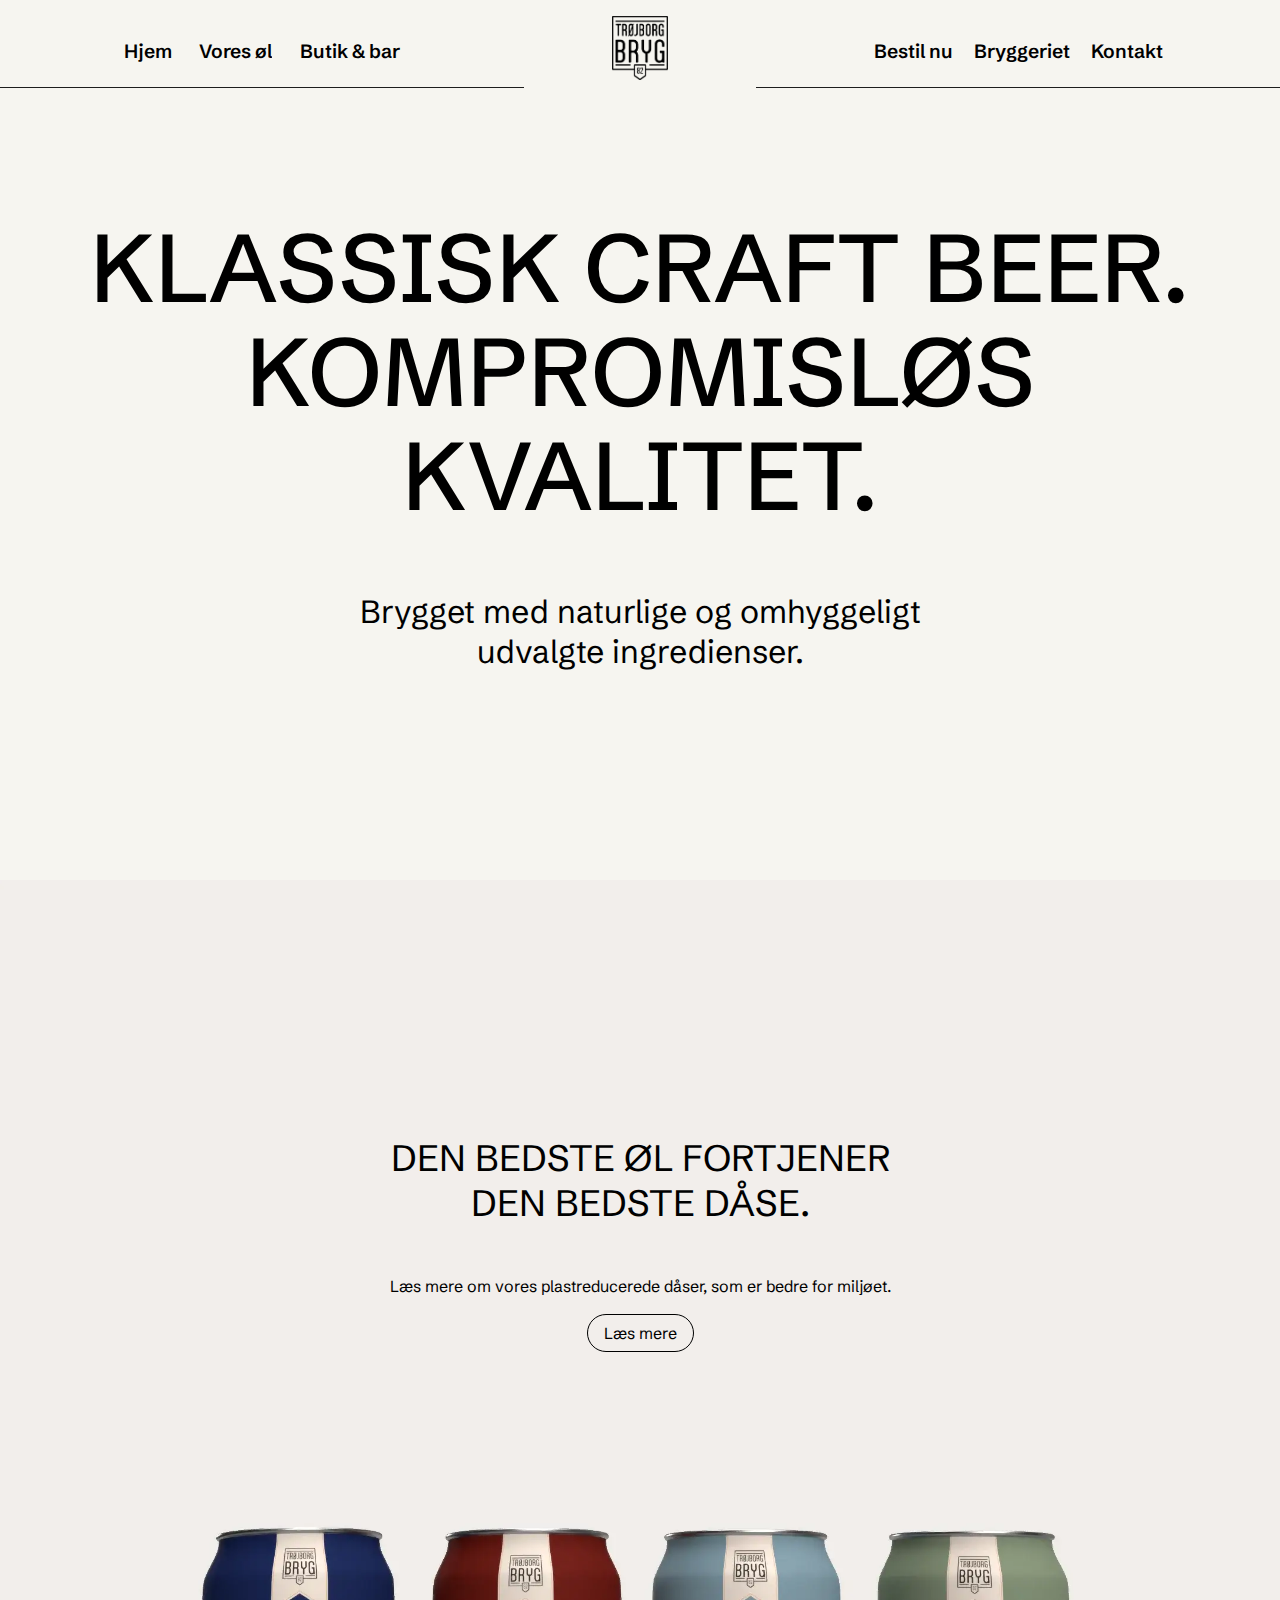
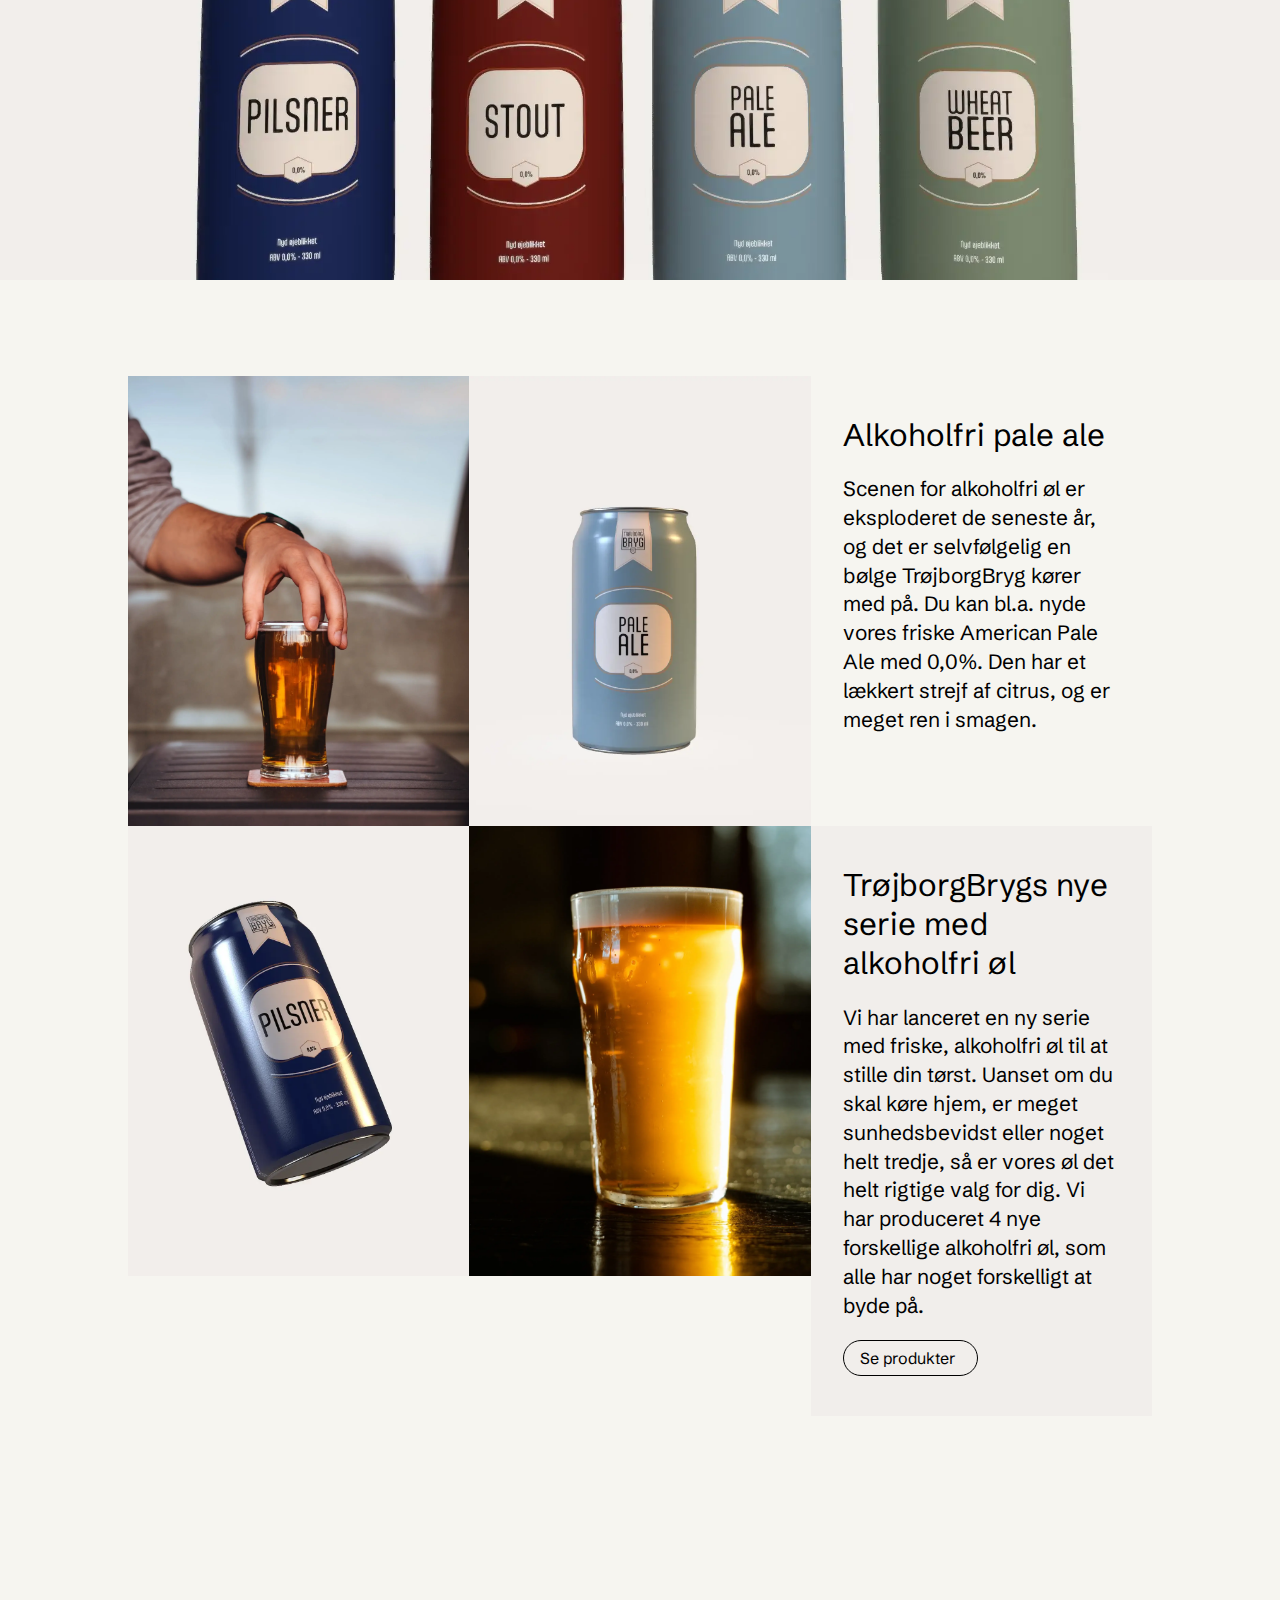
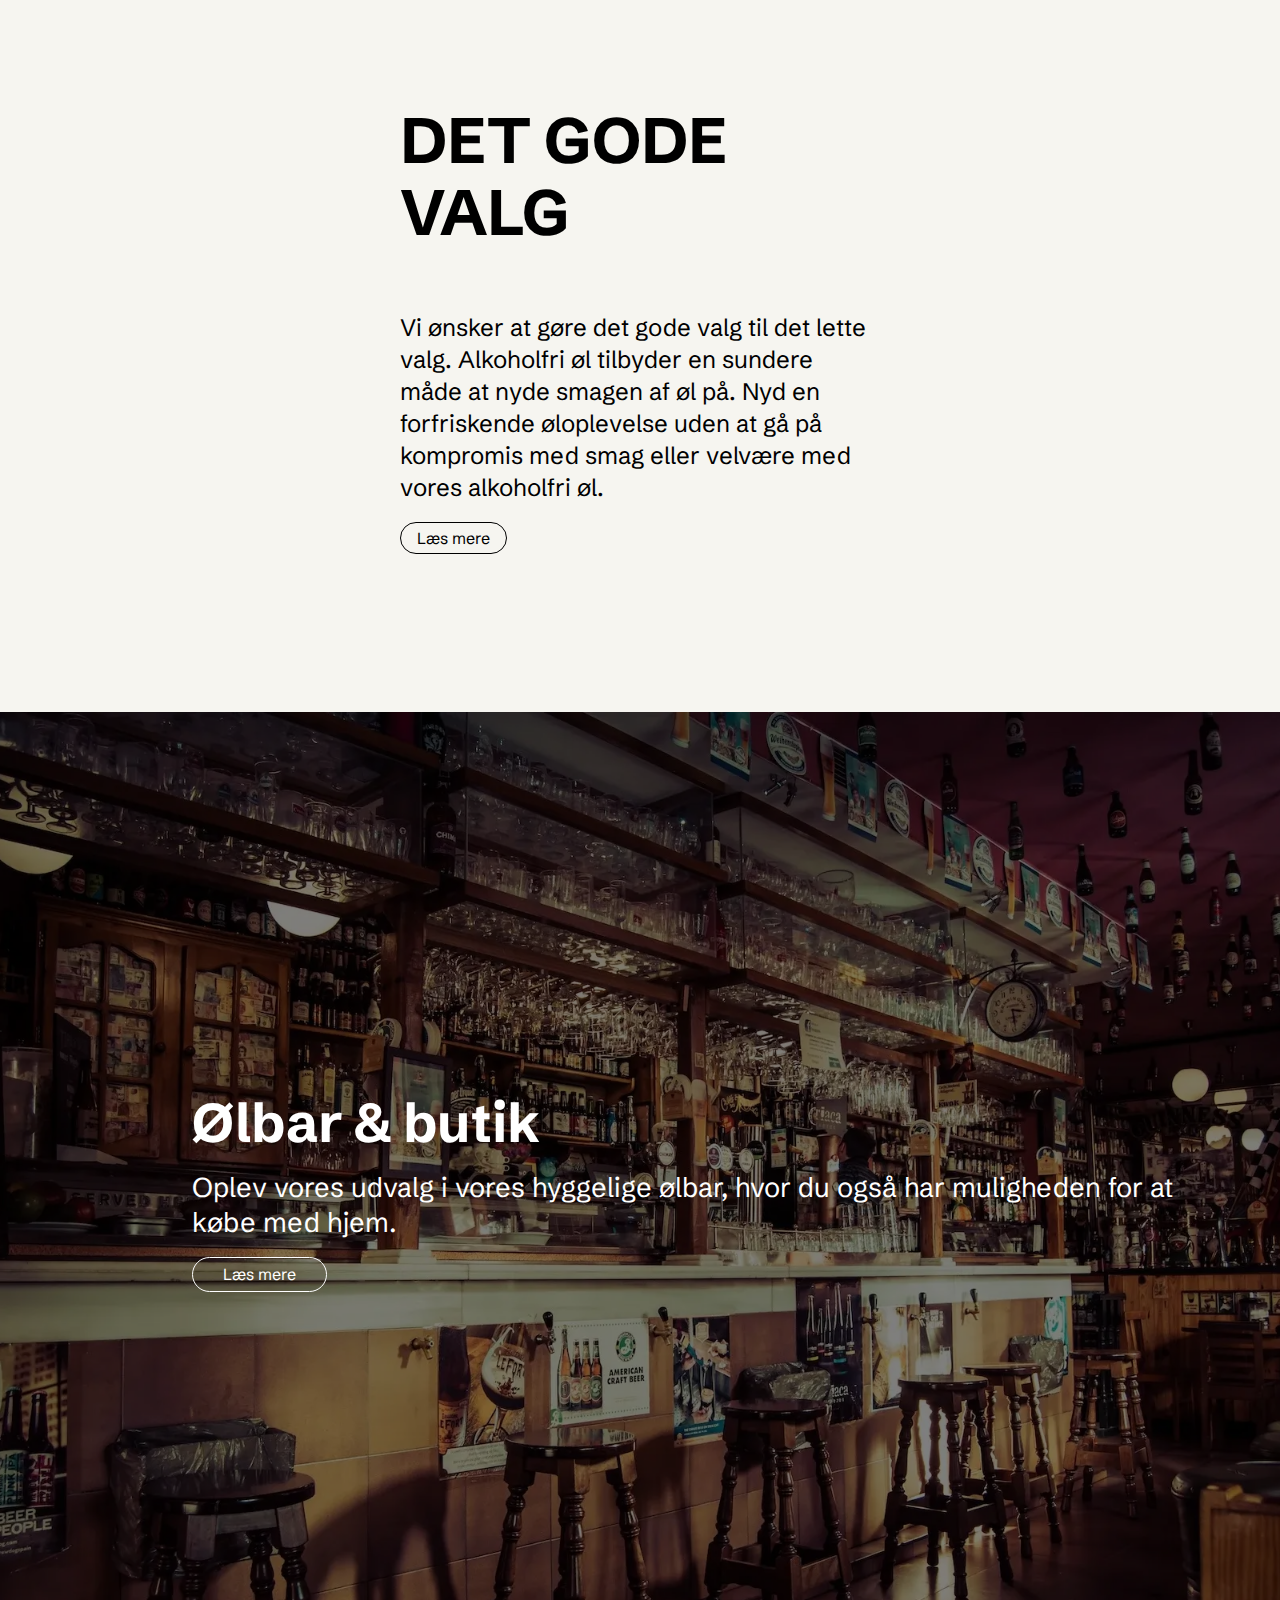
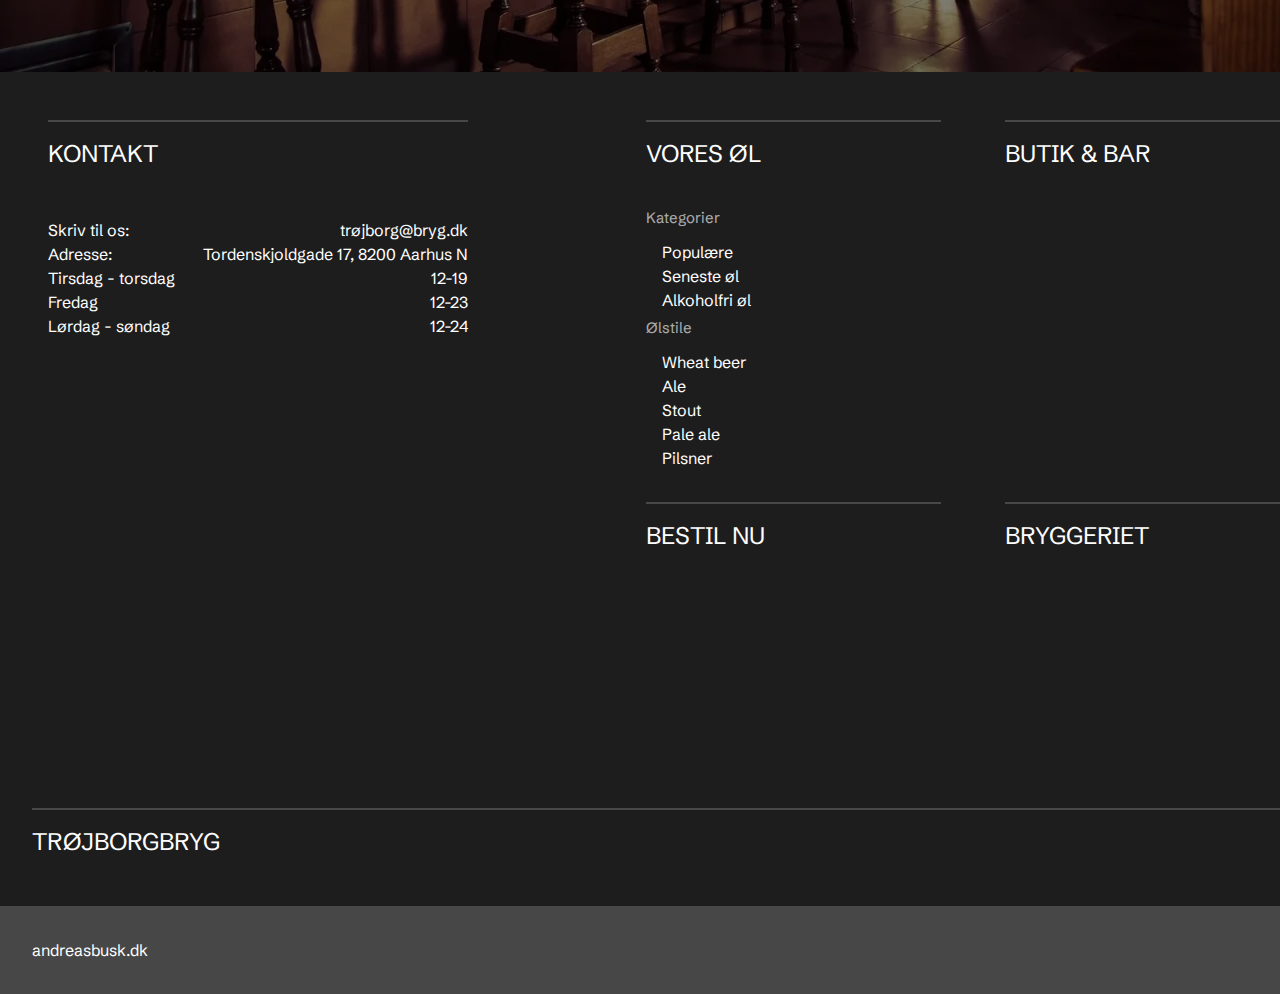
<file: index.html>
<!DOCTYPE html>
<html lang="da">

<head>
    <meta charset="UTF-8">
    <meta name="viewport" content="width=device-width, initial-scale=1.0">
    <title>TrøjborgBryg</title>
    <!-- Content description -->
    <meta name="description" content="Velkommen til TrøjborgBrygs forside. Her finder du en oversigt over hvilke produkter vi tilbyder, hvem vi er og hvad vi går op i.">
    <!-- SEO keywords -->
    <meta name="keywords" content="alkoholfri øl, øl, alternativ til alkoholfri øl, produktserie øl, kalorier alkoholfri øl, alkoholfri mærker, non alcoholic beer">
    <!-- Favicon -->
    <link rel="icon" type="image/png" href="img/favicon-white.png">
    <!-- CSS & JS -->
    <link rel="stylesheet" href="css/style.css">
    <script src="scripts/navbar.js" defer></script>
    <link href="https://api.fontshare.com/v2/css?f=satoshi@1,900,700,500,301,701,300,501,401,901,400&display=swap"
        rel="stylesheet">
    <link
        href="https://fonts.googleapis.com/css2?family=Barlow:ital,wght@1,300&family=Schibsted+Grotesk:ital,wght@0,400;0,500;0,600;0,700;0,800;0,900;1,400;1,500;1,600;1,700;1,800;1,900&display=swap"
        rel="stylesheet">
</head>

<body>
    <!-- Desktop header -->
    <header class="header__container">
        <nav>
            <div class="col1">
                <a href="/index.html">Hjem</a>
                <div class="topnav" id="myTopnav">
                    <div class="dropdown">
                        <a class="dropbtn" href="/produkter.html">Vores øl</a>
                        <i class="fa fa-caret-down"></i>
                        <div class="dropdown-content">
                            <p>Kategorier</p>
                            <a href="/produkter.html">Populære</a>
                            <a href="/produkter.html">Seneste øl</a>
                            <a href="/produkter.html">Alkoholfri øl</a>
                            <p>Ølstile</p>
                            <a href="/produkter.html">Wheat beer</a>
                            <a href="/produkter.html">Ale</a>
                            <a href="/produkter.html">Stout</a>
                            <a href="/produkter.html">Pale ale</a>
                            <a href="/produkter.html">Pilsner</a>
                            <p>Ny produktserie</p>
                            <a href="/alkoholfri.html">Alkoholfri øl</a>
                        </div>
                    </div>
                </div>
                <a href="/bar&butik.html">Butik & bar</a>
            </div>
            <div class="col3">
                <a href="/index.html"><img class="logo2" src="img/logo_black2-copy.png" alt="TBLogo"></a>
            </div>
            <div class="col2">
                <a href="/errorpage.html">Bestil nu</a>
                <a href="/errorpage.html">Bryggeriet</a>
                <a href="/errorpage.html">Kontakt</a>
            </div>
        </nav>
    </header>

    <!-- Mobile header -->
    <div class="mobile-menu">
        <div id="myNav" class="overlay">
            <div class="navtop">
                <img class="inner-logo" src="img/logo_white.png" alt="Logo">
                <a href="#" class="closebtn" onclick="closeNav()">&times;</a>
            </div>
            <div class="overlay-content">
                <a href="/index.html">Hjem</a>
                <a href="#" onclick="openBeer()">Vores øl &rarr; </a>
                <a href="/bar&butik.html">Butik & bar</a>
                <a href="/errorpage.html">Bestil nu</a>
                <a href="/errorpage.html">Bryggeriet</a>
                <a href="/errorpage.html">Kontakt</a>
            </div>
            <hr class="line1">
        </div>
        <div id="beerNav" class="overlay">
            <div class="navtop">
                <img class="inner-logo" src="img/logo_white.png" alt="Logo">
                <a href="#" class="closebtn" onclick="closeBeer()">&larr;</a>
            </div>
            <div class="beer-content">
                <h3>Kategorier</h3>
                <a href="/produkter.html">Populære</a>
                <a href="/produkter.html">Seneste øl</a>
                <a href="/produkter.html">Alkoholfri øl</a>
                <hr class="line2">
                <h3>Ølstil</h3>
                <a href="/produkter.html">Wheat beer</a>
                <a href="/produkter.html">Ale</a>
                <a href="/produkter.html">Stout</a>
                <a href="/produkter.html">Pale ale</a>
                <a href="/produkter.html">Pilsner</a>
                <h3>Ny produktserie</h3>
                <a href="/alkoholfri.html">Alkoholfri øl</a>
                <hr class="line2">
            </div>
        </div>
        <div class="mobile-header">
            <div class="col1"></div>
            <a href="/index.html"><img class="logo" src="img/logo_black2-copy.png" alt="Logo"></a>
            <div class="col2">
                <span class="burgerbutton" onclick="openNav()">&#9776;</span>
            </div>
        </div>
    </div>

    <!-- Main content -->

    <!-- Page title -->
    <main class="container">
        <section class="page__title">
            <h1>KLASSISK CRAFT BEER. <br> KOMPROMISLØS KVALITET.</h1>
            <h3>Brygget med naturlige og omhyggeligt <br> udvalgte ingredienser.</h3>
        </section>
        <!-- Hero section -->
        <section>
            <div class="hero__section">
                <h2>DEN BEDSTE ØL FORTJENER <br> DEN BEDSTE DÅSE.</h2>
                <p>Læs mere om vores plastreducerede dåser, som er bedre for miljøet.</p>
                <a class="a-button" href="/errorpage.html">Læs mere</a>
            </div>
            <!-- Short presentation of products with text -->
            <div class="product__pres">
                <div class="beerguy"></div>
                <div class="paleale__showcase"></div>
                <div class="paleale__text">
                    <h2>Alkoholfri pale ale</h2>
                    <p>Scenen for alkoholfri øl er eksploderet de seneste år, og det er selvfølgelig en bølge
                        TrøjborgBryg kører med på.
                        Du kan bl.a. nyde vores friske American Pale Ale med 0,0%. Den har et lækkert strejf af citrus,
                        og er meget ren i smagen. </p>
                </div>
                <div class="pilsner__showcase"></div>
                <div class="citrus"></div>
                <div class="product__text">
                    <h2>TrøjborgBrygs nye serie med alkoholfri øl</h2>
                    <p>Vi har lanceret en ny serie med friske, alkoholfri øl til at stille din tørst. Uanset om du skal
                        køre hjem, er meget sunhedsbevidst eller noget helt tredje, så er vores øl det helt rigtige valg
                        for dig.
                        Vi har produceret 4 nye forskellige alkoholfri øl, som alle har noget forskelligt at byde på.
                    </p>
                    <a class="a-button" href="/alkoholfri.html">Se produkter</a>
                </div>
            </div>
        </section>
        <section class="forside__teaser">
            <h1>DET GODE VALG</h1>
            <p>Vi ønsker at gøre det gode valg til det lette valg.
                Alkoholfri øl tilbyder en sundere måde at nyde smagen af øl på.
                Nyd en forfriskende øloplevelse uden at gå på kompromis med smag eller velvære med vores alkoholfri øl.
            </p>
            <a class="a-button" href="/alkoholfri.html">Læs mere</a>
        </section>
        <!-- Hero section with link to bar page -->
        <section>
            <div class="beerbar">
                <h1>Ølbar & butik</h1>
                <p>Oplev vores udvalg i vores hyggelige ølbar, hvor du også har muligheden for at købe med hjem.</p>
                <a href="/bar&butik.html" class="a-button" id="bar__button">Læs mere</a>
            </div>
        </section>
    </main>
    <!-- Mobile footer -->
    <footer>
        <div class="footer__primary">
            <div class="footer__logo">
                <h2>Trøjborgbryg</h2>
                <hr>
            </div>
            <h2>Find os</h2>
            <div class="footer__info1">
                <ul class="footer__left">
                    <li>Skriv til os:</li>
                    <li>Adresse:</li>
                </ul>
                <ul class="footer__right">
                    <li>trøjborg@bryg.dk</li>
                    <li>Tordenskjoldgade 17, 8200 Aarhus N</li>
                </ul>
            </div>
            <hr>
            <h2>Åbningstider</h2>
            <div class="footer__info2">
                <ul class="footer__left">
                    <li>Tirsda - torsdag</li>
                    <li>Fredag</li>
                    <li>Lørdag - søndag</li>
                </ul>
                <ul class="footer__right">
                    <li>12 - 19</li>
                    <li>12 - 23</li>
                    <li>12 - 24</li>
                </ul>
            </div>
            <hr>
            <!-- Accordian footer links -->
            <div class="footer__wrapper">
                <div class="wrap">
                    <input type="radio" id="tab-5" name="tabs">
                    <label for="tab-5">
                        <span>Vores øl</span>
                        <span class="cross"></span>
                    </label>
                    <div class="content">
                        <h3>Kategorier</h3>
                        <a href="/produkter.html">Populære</a>
                        <a href="/produkter.html">Seneste øl</a>
                        <a href="/produkter.html">Alkoholfri øl</a>
                        <h3>Ølstile</h3>
                        <a href="/produkter.html">Wheat beer</a>
                        <a href="/produkter.html">Ale</a>
                        <a href="/produkter.html">Stout</a>
                        <a href="/produkter.html">Pale ale</a>
                        <a href="/produkter.html">Pilsner</a>
                        <h3>Ny produktserie</h3>
                        <a href="/alkoholfri.html">Alkoholfri øl</a>
                    </div>
                    <a href="/bar&butik.html">Butik & bar</a>
                    <a href="/errorpage.html">Bestil nu</a>
                    <a href="/errorpage.html">Bryggeriet</a>
                    <a href="/errorpage.html">Kontakt</a>
                </div>
            </div>
        </div>
        <div class="footer_secondary">
            <a href="andreasbusk.dk">andreasbusk.dk</a>
        </div>
        <!-- Desktop footer -->
        <div class="footer__desktop">
            <div class="footer__first">
                <div class="contact__info1">
                    <hr class="footer__line">
                    <h2>Kontakt</h2>
                    <div class="footer__flexitems">
                        <p>Skriv til os:</p>
                        <p>trøjborg@bryg.dk</p>
                    </div>
                    <div class="footer__flexitems">
                        <p>Adresse:</p>
                        <p>Tordenskjoldgade 17, 8200 Aarhus N</p>
                    </div>
                    <div class="footer__flexitems">
                        <p>Tirsdag - torsdag</p>
                        <p>12-19</p>
                    </div>
                    <div class="footer__flexitems">
                        <p>Fredag</p>
                        <p>12-23</p>
                    </div>
                    <div class="footer__flexitems">
                        <p>Lørdag - søndag</p>
                        <p>12-24</p>
                    </div>
                </div>
                <div class="footer__links">
                    <div class="footer__link1">
                        <hr class="footer__line">
                        <h2>Vores øl</h2>
                        <h3>Kategorier</h3>
                        <a href="/produkter.html">Populære</a>
                        <a href="/produkter.html">Seneste øl</a>
                        <a href="/produkter.html">Alkoholfri øl</a>
                        <h3>Ølstile</h3>
                        <a href="/produkter.html">Wheat beer</a>
                        <a href="/produkter.html">Ale</a>
                        <a href="/produkter.html">Stout</a>
                        <a href="/produkter.html">Pale ale</a>
                        <a href="/produkter.html">Pilsner</a>
                    </div>
                    <div class="footer__link2">
                        <hr class="footer__line">
                        <a href="/bar&butik.html">Butik & bar</a>
                    </div>
                    <div class="footer__link3">
                        <hr class="footer__line">
                        <a href="/errorpage.html">Bestil nu</a>
                    </div>
                    <div class="footer__link4">
                        <hr class="footer__line">
                        <a href="/errorpage.html">Bryggeriet</a>
                    </div>
                </div>
            </div>
            <div class="footer__logo">
                <hr class="footer__line">
                <a href="/index.html">
                    <h2>Trøjborgbryg</h2>
                </a>
            </div>
        </div>
        <div class="footer_secondary-full"><a href="andreasbusk.dk">andreasbusk.dk</a></div>
    </footer>
</body>

</html>
</file>
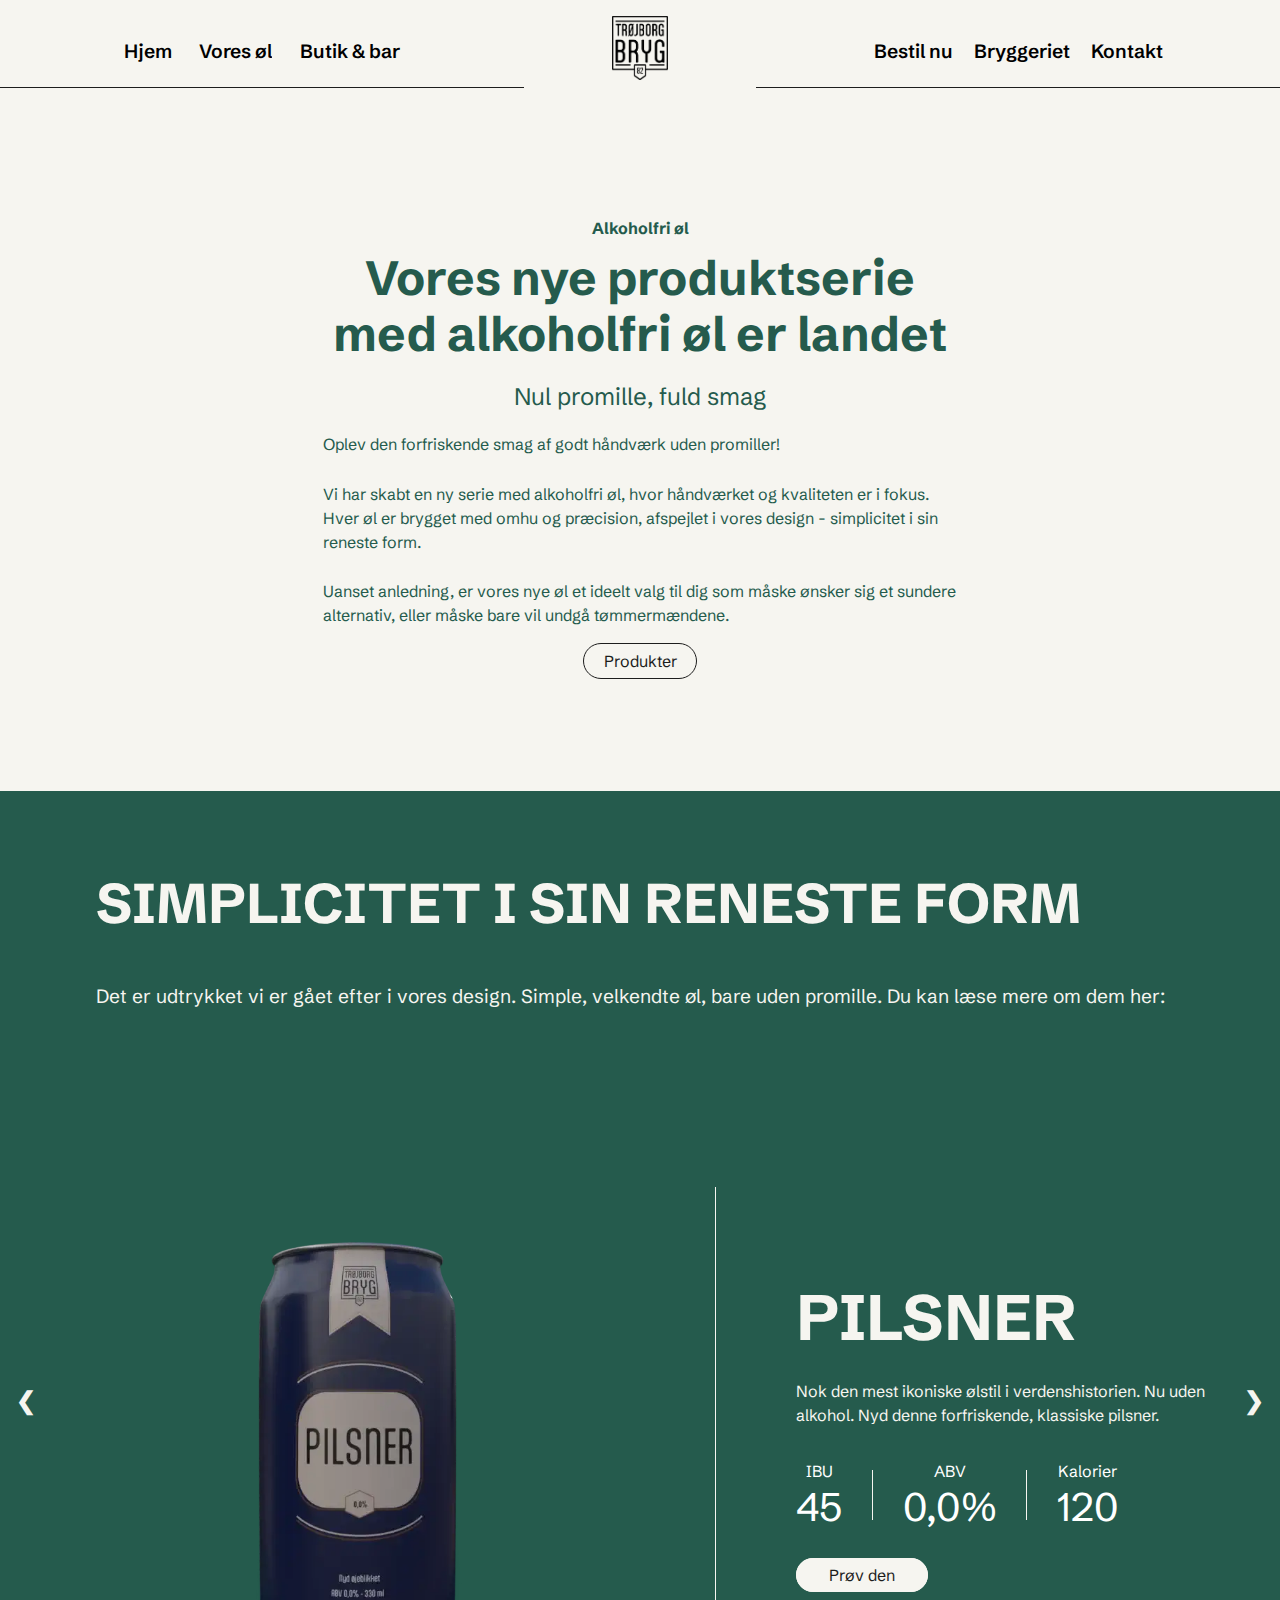
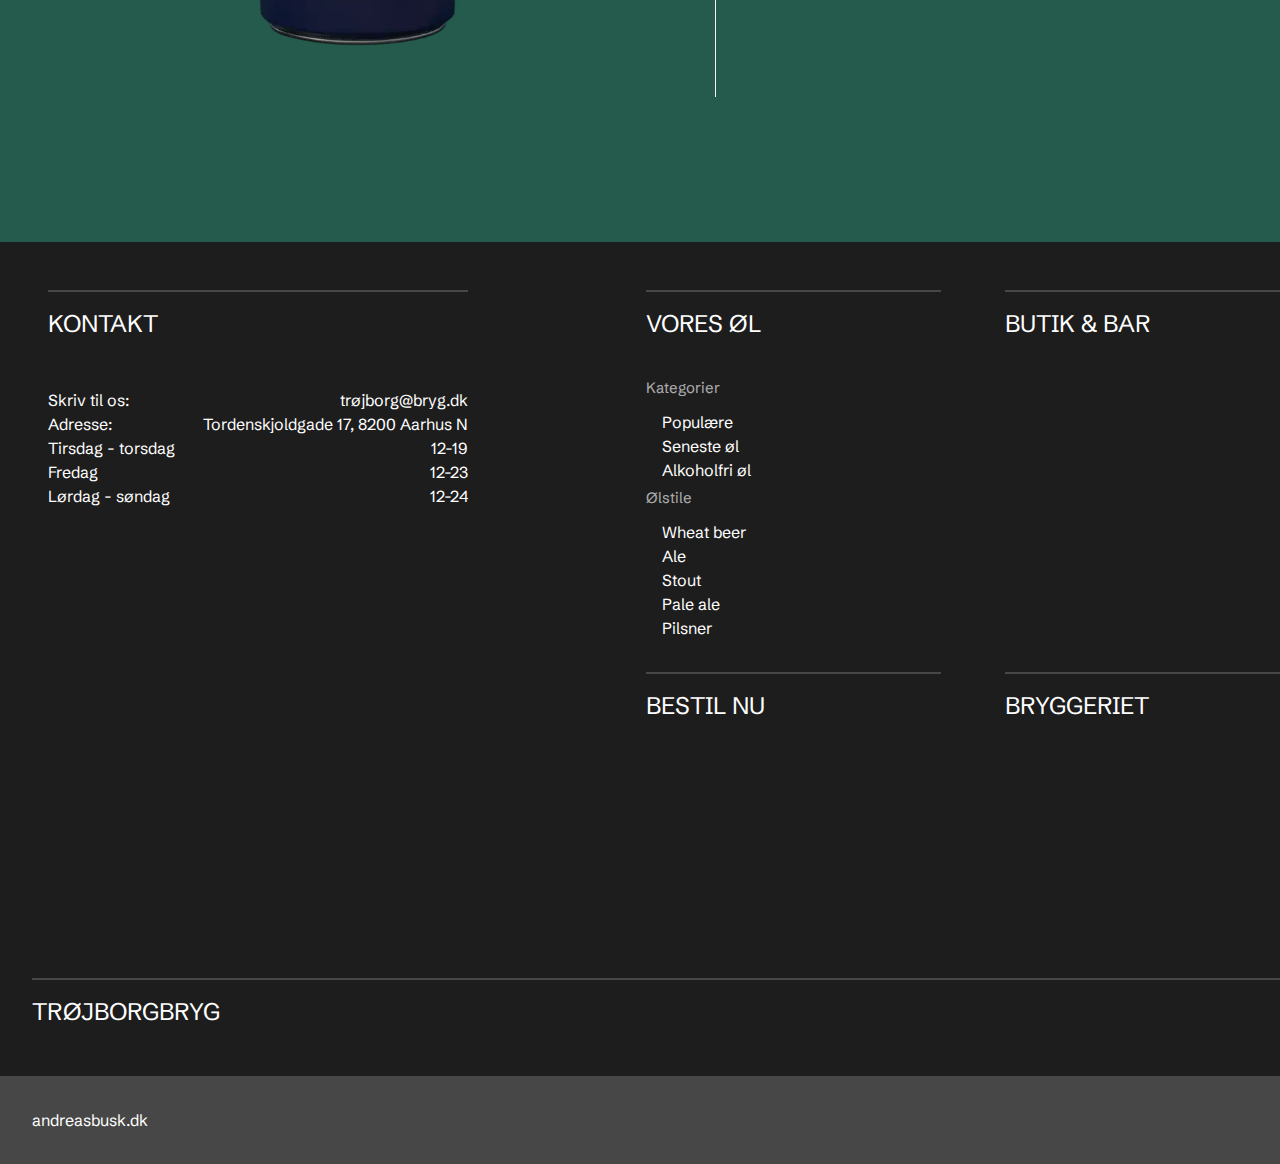
<file: alkoholfri.html>
<!DOCTYPE html>
<html lang="da">

<head>
    <meta charset="UTF-8">
    <meta name="viewport" content="width=device-width, initial-scale=1.0">
    <title>Ny produktserie: Alkoholfri øl</title>
    <!-- Content description -->
    <meta name="description" content="Vi har lanceret en ny produktserie af alkoholfri øl. Her kan du se dem.">
    <!-- SEO keywords -->
    <meta name="keywords"
        content="alkoholfri øl, øl, alternativ til alkoholfri øl, produktserie øl, kalorier alkoholfri øl, alkoholfri mærker, non alcoholic beer">
    <!-- Favicon -->
    <link rel="icon" type="image/png" href="img/favicon-white.png">
    <!-- CSS & JS -->
    <link rel="stylesheet" href="css/style.css">
    <script src="scripts/navbar.js" defer></script>
    <script src="scripts/beerslider.js" defer></script>
    <link href="https://api.fontshare.com/v2/css?f=satoshi@1,900,700,500,301,701,300,501,401,901,400&display=swap"
        rel="stylesheet">
    <link
        href="https://fonts.googleapis.com/css2?family=Barlow:ital,wght@1,300&family=Schibsted+Grotesk:ital,wght@0,400;0,500;0,600;0,700;0,800;0,900;1,400;1,500;1,600;1,700;1,800;1,900&display=swap"
        rel="stylesheet">
</head>

<body>
    <!-- Desktop header -->
    <header class="header__container">
        <nav>
            <div class="col1">
                <a href="/index.html">Hjem</a>
                <div class="topnav" id="myTopnav">
                    <div class="dropdown">
                        <a class="dropbtn" href="/produkter.html">Vores øl</a>
                        <i class="fa fa-caret-down"></i>
                        <div class="dropdown-content">
                            <p>Kategorier</p>
                            <a href="/produkter.html">Populære</a>
                            <a href="/produkter.html">Seneste øl</a>
                            <a href="/produkter.html">Alkoholfri øl</a>
                            <p>Ølstile</p>
                            <a href="/produkter.html">Wheat beer</a>
                            <a href="/produkter.html">Ale</a>
                            <a href="/produkter.html">Stout</a>
                            <a href="/produkter.html">Pale ale</a>
                            <a href="/produkter.html">Pilsner</a>
                            <p>Ny produktserie</p>
                            <a href="/alkoholfri.html">Alkoholfri øl</a>
                        </div>
                    </div>
                </div>
                <a href="/bar&butik.html">Butik & bar</a>
            </div>
            <div class="col3">
                <a href="/index.html"><img class="logo2" src="img/logo_black2-copy.png" alt="TBLogo"></a>
            </div>
            <div class="col2">
                <a href="/errorpage.html">Bestil nu</a>
                <a href="/errorpage.html">Bryggeriet</a>
                <a href="/errorpage.html">Kontakt</a>
            </div>
        </nav>
    </header>
    <!-- Mobile header -->
    <div class="mobile-menu">
        <div id="myNav" class="overlay">
            <div class="navtop">
                <img class="inner-logo" src="img/logo_white.png" alt="Logo">
                <a href="#" class="closebtn" onclick="closeNav()">&times;</a>
            </div>
            <div class="overlay-content">
                <a href="/index.html">Hjem</a>
                <a href="#" onclick="openBeer()">Vores øl &rarr; </a>
                <a href="/bar&butik.html">Butik & bar</a>
                <a href="/errorpage.html">Bestil nu</a>
                <a href="/errorpage.html">Bryggeriet</a>
                <a href="/errorpage.html">Kontakt</a>
            </div>
            <hr class="line1">
        </div>
        <div id="beerNav" class="overlay">
            <div class="navtop">
                <img class="inner-logo" src="img/logo_white.png" alt="Logo">
                <a href="#" class="closebtn" onclick="closeBeer()">&larr;</a>
            </div>
            <div class="beer-content">
                <h3>Kategorier</h3>
                <a href="/produkter.html">Populære</a>
                <a href="/produkter.html">Seneste øl</a>
                <a href="/produkter.html">Alkoholfri øl</a>
                <hr class="line2">
                <h3>Ølstil</h3>
                <a href="/produkter.html">Wheat beer</a>
                <a href="/produkter.html">Ale</a>
                <a href="/produkter.html">Stout</a>
                <a href="/produkter.html">Pale ale</a>
                <a href="/produkter.html">Pilsner</a>
                <h3>Ny produktserie</h3>
                <a href="/alkoholfri.html">Alkoholfri øl</a>
                <hr class="line2">
            </div>
        </div>
        <div class="mobile-header">
            <div class="col1"></div>
            <a href="/index.html"><img class="logo" src="img/logo_black2-copy.png" alt="Logo"></a>
            <div class="col2">
                <span class="burgerbutton" onclick="openNav()">&#9776;</span>
            </div>
        </div>
    </div>

    <!-- Main content -->
    <main class="container">
        <section>
            <!-- Description of new product line -->
            <div class="alkoholfri">
                <h3>Alkoholfri øl</h3>
                <h1>Vores nye produktserie med
                    alkoholfri øl er landet</h1>
                <h2>Nul promille, fuld smag</h2>
                <p>Oplev den forfriskende smag af godt håndværk uden promiller!</p>
                <p>Vi har skabt en ny serie med alkoholfri øl, hvor håndværket og kvaliteten er i fokus. Hver øl er
                    brygget med omhu og præcision, afspejlet i vores design - simplicitet i sin reneste form.
                </p>
                <p>Uanset anledning, er vores nye øl et ideelt valg til dig som måske ønsker sig et sundere alternativ,
                    eller måske bare vil undgå tømmermændene.</p>
                <a href="/produkter.html">Produkter</a>
            </div>
            <div class="slider-header">
                <h1>simplicitet i sin reneste form</h1>
                <p>Det er udtrykket vi er gået efter i vores design. Simple, velkendte øl, bare uden promille. Du kan
                    læse mere om dem her:</p>
            </div>
        </section>
        <!-- Full beer slider showcasing each with product info -->
        <section>
            <div class="beer-slider">
                <div class="slider-container">
                    <button class="prev1" onclick="plusSlides(-1)">❮</button>
                    <div class="mybeers">
                        <div class="beer-image">
                            <img class="beer-line2" src="img/pilsner-final.webp" alt="Pilsner">
                        </div>
                        <div class="beer-info">
                            <div class="beer-header">
                                <h1>Pilsner</h1>
                                <p>Nok den mest ikoniske ølstil i verdenshistorien. Nu uden alkohol. Nyd denne
                                    forfriskende,
                                    klassiske pilsner.</p>
                            </div>
                            <div class="beer-prodinfo">
                                <div>
                                    <div>
                                        <h6>IBU</h6>
                                        <p>45</p>
                                    </div>
                                </div>
                                <div class="beer-line"></div>
                                <div>
                                    <h6>ABV</h6>
                                    <p>0,0%</p>
                                </div>
                                <div class="beer-line"></div>
                                <div>
                                    <h6>Kalorier</h6>
                                    <p>120</p>
                                </div>
                            </div>
                            <div class="product__link">
                                <a href="/produkter.html">Prøv den</a>
                            </div>
                        </div>
                    </div>
                    <div class="mybeers">
                        <div class="beer-image">
                            <img class="beer-line2" src="img/stout-final.webp" alt="Stout">
                        </div>
                        <div class="beer-info">
                            <div class="beer-header">
                                <h1>Stout</h1>
                                <p>Mørk, tung, lækker. Fortab dig i den mahognibrune farve på vores nye lækre
                                    alkoholfrie
                                    stout.</p>
                            </div>
                            <div class="beer-prodinfo">
                                <div>
                                    <div>
                                        <h6>IBU</h6>
                                        <p>40</p>
                                    </div>
                                </div>
                                <div class="beer-line"></div>
                                <div>
                                    <h6>ABV</h6>
                                    <p>0,0%</p>
                                </div>
                                <div class="beer-line"></div>
                                <div>
                                    <h6>Kalorier</h6>
                                    <p>120</p>
                                </div>
                            </div>
                            <div class="product__link">
                                <a href="/produkter.html">Prøv den</a>
                            </div>
                        </div>
                    </div>
                    <div class="mybeers">
                        <div class="beer-image">
                            <img class="beer-line2" src="img/paleale-final.webp" alt="Pale ale">
                        </div>
                        <div class="beer-info">
                            <div class="beer-header">
                                <h1>Pale ale</h1>
                                <p>Ravgylden lækkerhed. Der er ingen andre måder at beskrive vores nye PA på. Den gyldne
                                    middelvej mellem den mørke og maltristede Stout og den lysere Lager -
                                    en meget smagfuld, men ikke for tung øl.</p>
                            </div>
                            <div class="beer-prodinfo">
                                <div>
                                    <div>
                                        <h6>IBU</h6>
                                        <p>45</p>
                                    </div>
                                </div>
                                <div class="beer-line"></div>
                                <div>
                                    <h6>ABV</h6>
                                    <p>0,0%</p>
                                </div>
                                <div class="beer-line"></div>
                                <div>
                                    <h6>Kalorier</h6>
                                    <p>120</p>
                                </div>
                            </div>
                            <div class="product__link">
                                <a href="/produkter.html">Prøv den</a>
                            </div>
                        </div>
                    </div>
                    <div class="mybeers">
                        <div class="beer-image">
                            <img class="beer-line2" src="img/wheatbeer-final.webp" alt="Pilsner">
                        </div>
                        <div class="beer-info">
                            <div class="beer-header">
                                <h1>Wheat beer</h1>
                                <p>Den tyske weissbier. En velkendt klassiker sydpå i alperne. Nu som alkoholfri
                                    variant. </p>
                            </div>
                            <div class="beer-prodinfo">
                                <div>
                                    <div>
                                        <h6>IBU</h6>
                                        <p>30</p>
                                    </div>
                                </div>
                                <div class="beer-line"></div>
                                <div>
                                    <h6>ABV</h6>
                                    <p>0,0%</p>
                                </div>
                                <div class="beer-line"></div>
                                <div>
                                    <h6>KALORIER</h6>
                                    <p>120</p>
                                </div>
                            </div>
                            <div class="product__link">
                                <a href="/produkter.html">Prøv den</a>
                            </div>
                        </div>
                    </div>
                    <button class="next1" onclick="plusSlides(1)">❯</button>
                </div>
            </div>
        </section>
    </main>


    <footer>
        <!-- Mobile footer -->
        <div class="footer__primary">
            <div class="footer__logo">
                <h2>Trøjborgbryg</h2>
                <hr>
            </div>
            <h2>Find os</h2>
            <div class="footer__info1">
                <ul class="footer__left">
                    <li>Skriv til os:</li>
                    <li>Adresse:</li>
                </ul>
                <ul class="footer__right">
                    <li>trøjborg@bryg.dk</li>
                    <li>Tordenskjoldgade 17, 8200 Aarhus N</li>
                </ul>
            </div>
            <hr>
            <h2>Åbningstider</h2>
            <div class="footer__info2">
                <ul class="footer__left">
                    <li>Tirsda - torsdag</li>
                    <li>Fredag</li>
                    <li>Lørdag - søndag</li>
                </ul>
                <ul class="footer__right">
                    <li>12 - 19</li>
                    <li>12 - 23</li>
                    <li>12 - 24</li>
                </ul>
            </div>
            <hr>
            <!-- Accordian footer -->
            <div class="footer__wrapper">
                <div class="wrap">
                    <input type="radio" id="tab-5" name="tabs">
                    <label for="tab-5">
                        <span>Vores øl</span>
                        <span class="cross"></span>
                    </label>
                    <div class="content">
                        <h3>Kategorier</h3>
                        <a href="/produkter.html">Populære</a>
                        <a href="/produkter.html">Seneste øl</a>
                        <a href="/produkter.html">Alkoholfri øl</a>
                        <h3>Ølstile</h3>
                        <a href="/produkter.html">Wheat beer</a>
                        <a href="/produkter.html">Ale</a>
                        <a href="/produkter.html">Stout</a>
                        <a href="/produkter.html">Pale ale</a>
                        <a href="/produkter.html">Pilsner</a>
                        <h3>Ny produktserie</h3>
                        <a href="/alkoholfri.html">Alkoholfri øl</a>
                    </div>
                    <a href="/bar&butik.html">Butik & bar</a>
                    <a href="/errorpage.html">Bestil nu</a>
                    <a href="/errorpage.html">Bryggeriet</a>
                    <a href="/errorpage.html">Kontakt</a>
                </div>
            </div>
        </div>
        <div class="footer_secondary">
            <a href="andreasbusk.dk">andreasbusk.dk</a>
        </div>
        <!-- Desktop footer -->
        <div class="footer__desktop">
            <div class="footer__first">
                <div class="contact__info1">
                    <hr class="footer__line">
                    <h2>Kontakt</h2>
                    <div class="footer__flexitems">
                        <p>Skriv til os:</p>
                        <p>trøjborg@bryg.dk</p>
                    </div>
                    <div class="footer__flexitems">
                        <p>Adresse:</p>
                        <p>Tordenskjoldgade 17, 8200 Aarhus N</p>
                    </div>
                    <div class="footer__flexitems">
                        <p>Tirsdag - torsdag</p>
                        <p>12-19</p>
                    </div>
                    <div class="footer__flexitems">
                        <p>Fredag</p>
                        <p>12-23</p>
                    </div>
                    <div class="footer__flexitems">
                        <p>Lørdag - søndag</p>
                        <p>12-24</p>
                    </div>
                </div>
                <div class="footer__links">
                    <div class="footer__link1">
                        <hr class="footer__line">
                        <h2>Vores øl</h2>
                        <h3>Kategorier</h3>
                        <a href="/produkter.html">Populære</a>
                        <a href="/produkter.html">Seneste øl</a>
                        <a href="/produkter.html">Alkoholfri øl</a>
                        <h3>Ølstile</h3>
                        <a href="/produkter.html">Wheat beer</a>
                        <a href="/produkter.html">Ale</a>
                        <a href="/produkter.html">Stout</a>
                        <a href="/produkter.html">Pale ale</a>
                        <a href="/produkter.html">Pilsner</a>
                    </div>
                    <div class="footer__link2">
                        <hr class="footer__line">
                        <a href="/bar&butik.html">Butik & bar</a>
                    </div>
                    <div class="footer__link3">
                        <hr class="footer__line">
                        <a href="/errorpage.html">Bestil nu</a>
                    </div>
                    <div class="footer__link4">
                        <hr class="footer__line">
                        <a href="/errorpage.html">Bryggeriet</a>
                    </div>
                </div>
            </div>
            <div class="footer__logo">
                <hr class="footer__line">
                <a href="/index.html">
                    <h2>Trøjborgbryg</h2>
                </a>
            </div>
        </div>
        <div class="footer_secondary-full"><a href="andreasbusk.dk">andreasbusk.dk</a></div>
    </footer>
</body>

</html>
</file>
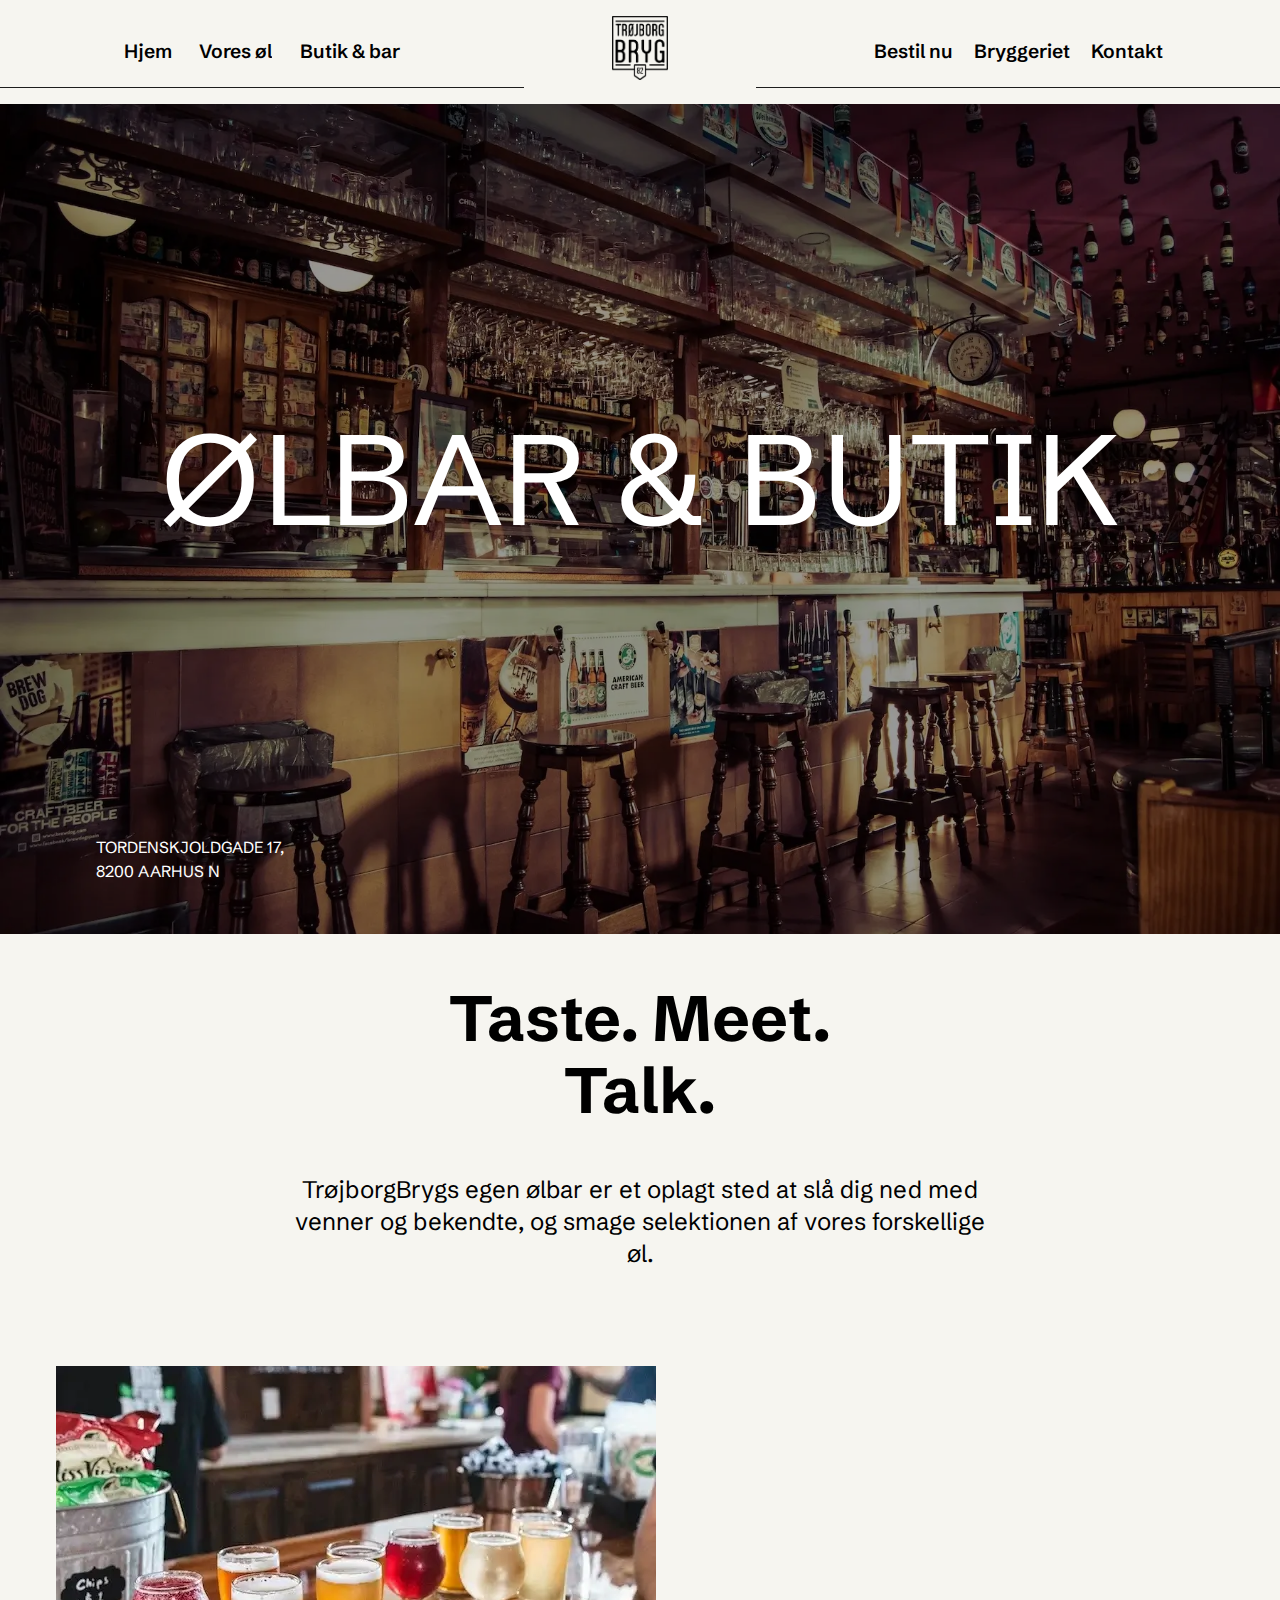
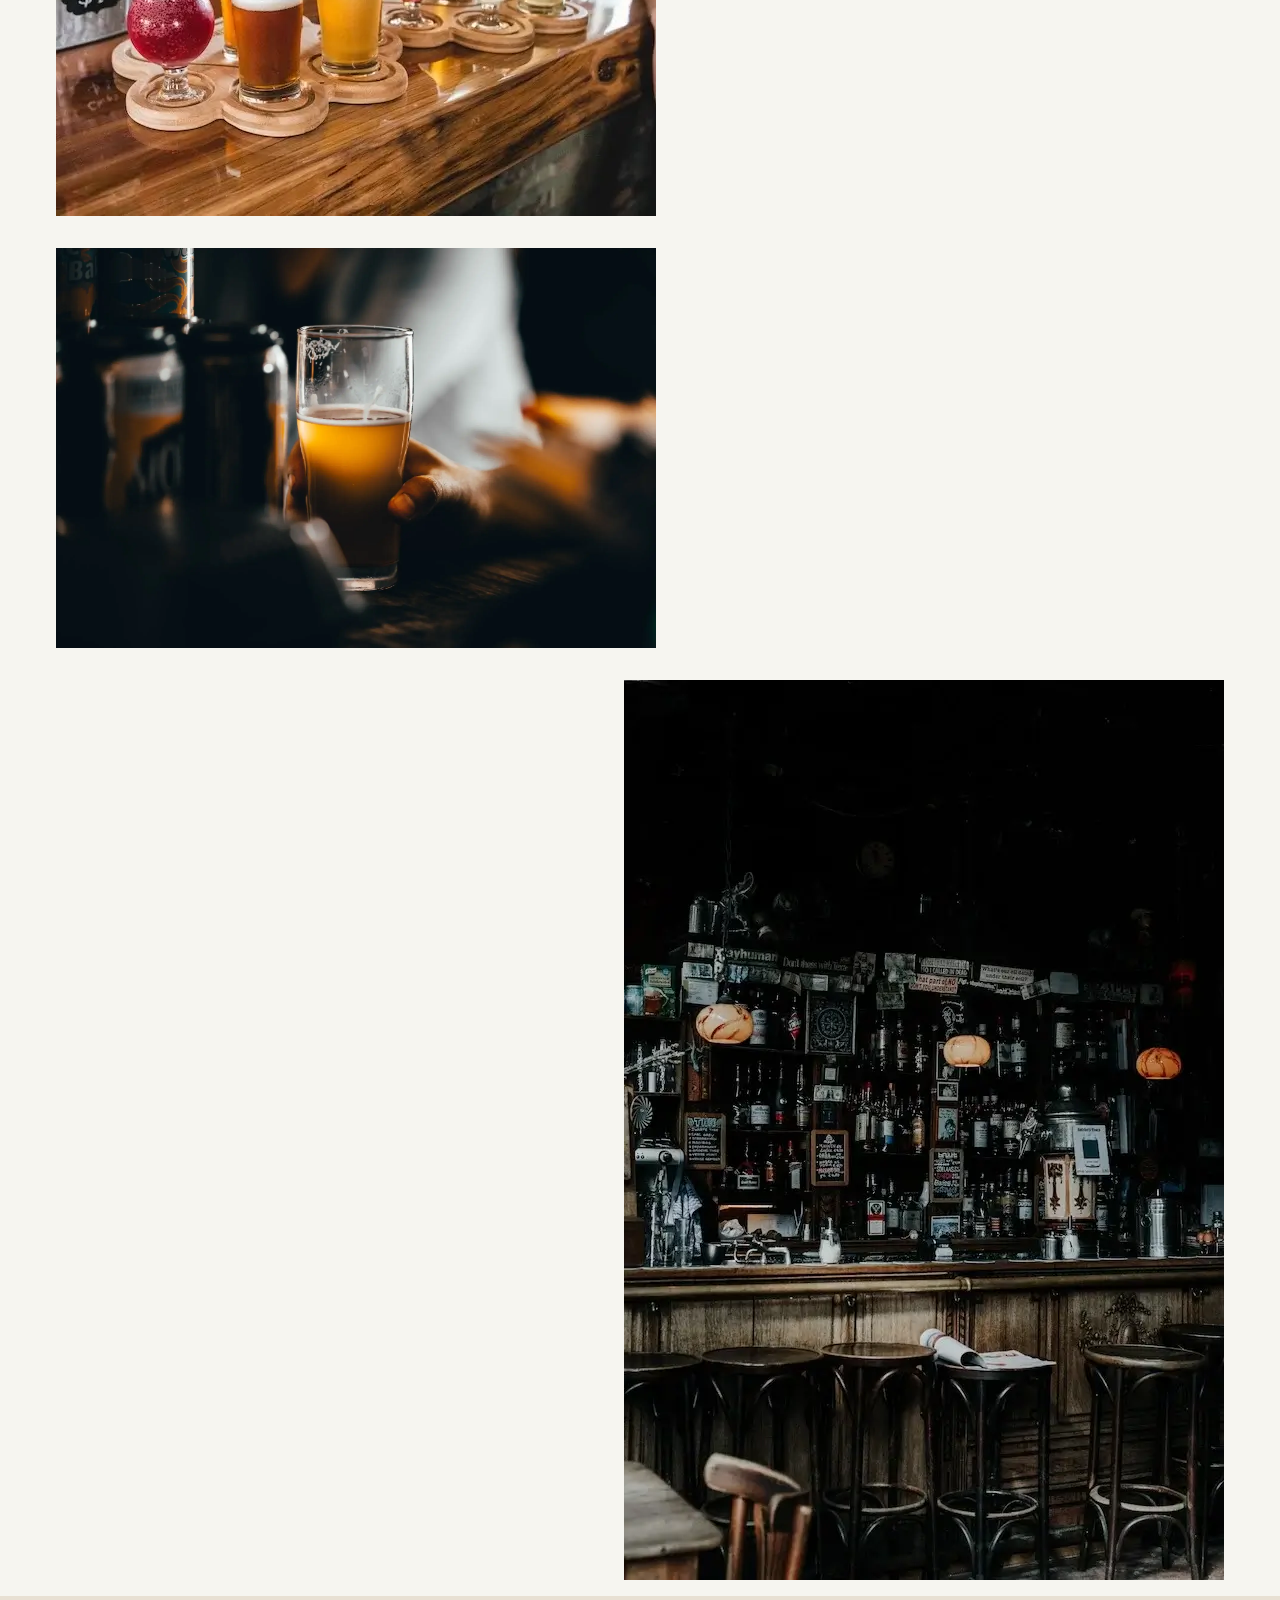
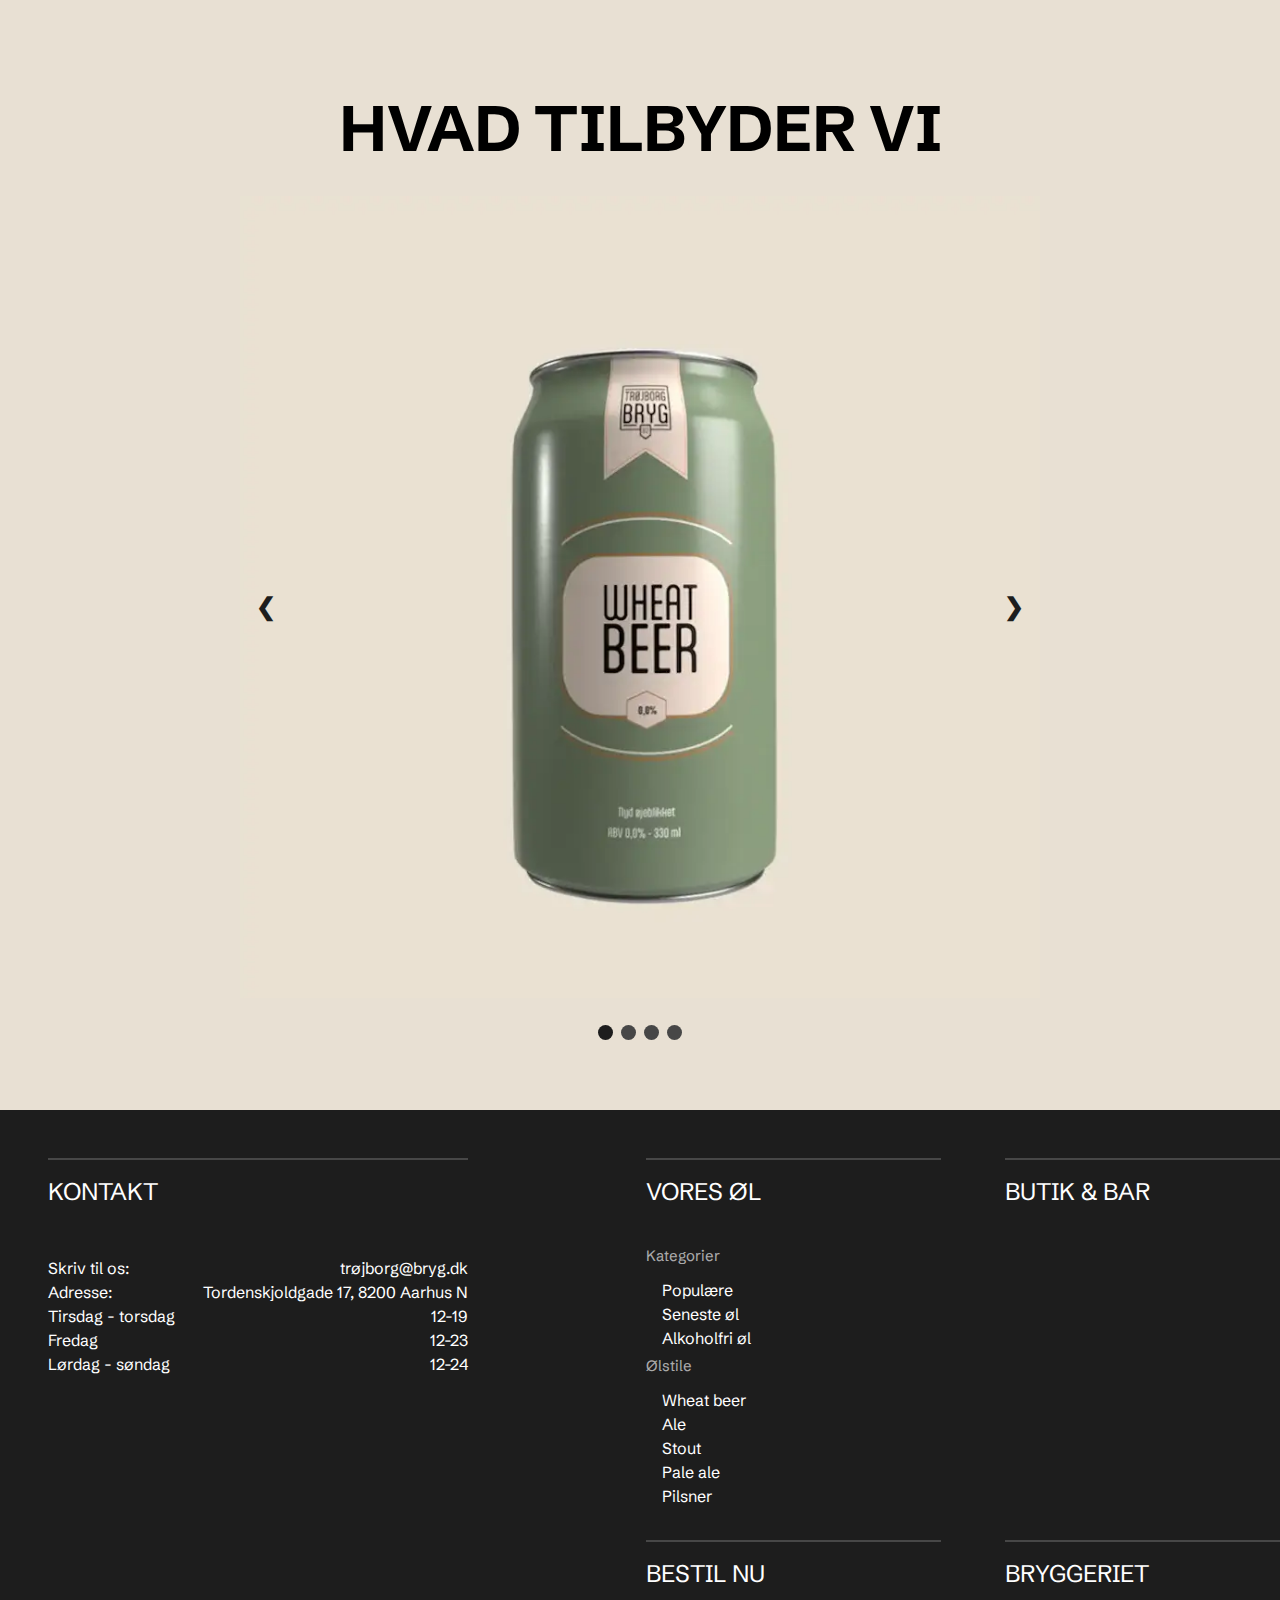
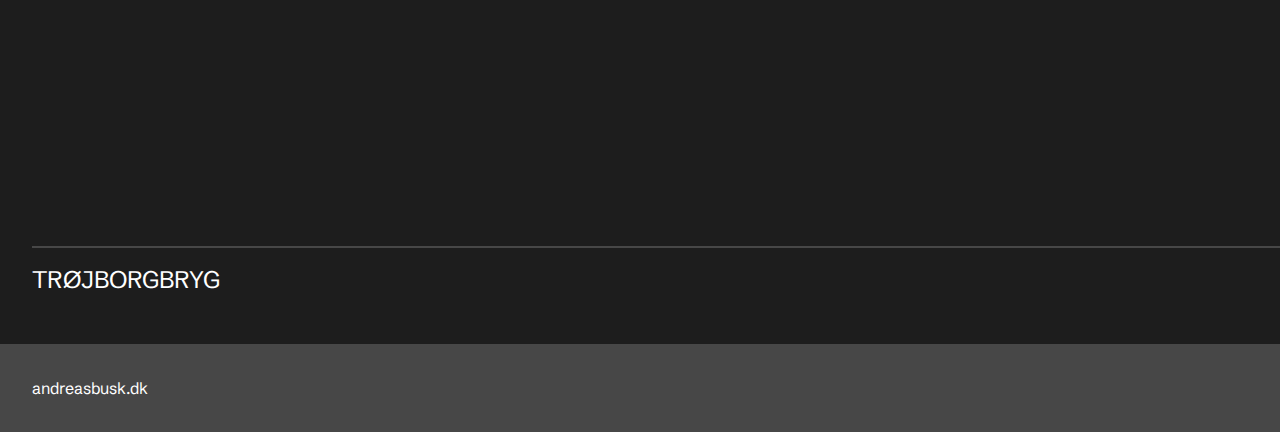
<file: bar&butik.html>
<!DOCTYPE html>
<html lang="da">

<head>
    <meta charset="UTF-8">
    <meta name="viewport" content="width=device-width, initial-scale=1.0">
    <title>Bar & butik</title>
    <!-- Content description -->
    <meta name="description"
        content="Velkommen til TrøjborgBrygs butik & barside. Her kan du se lidt nærmere til hvad vi har at byde på.">
    <!-- SEO keywords -->
    <meta name="keywords"
        content="alkoholfri øl, øl, alternativ til alkoholfri øl, produktserie øl, kalorier alkoholfri øl, alkoholfri mærker, non alcoholic beer">
    <!-- Favicon -->
    <link rel="icon" type="image/png" href="img/favicon-white.png">
    <!-- CSS & JS -->
    <link rel="stylesheet" href="css/style.css">
    <script src="scripts/navbar.js" defer></script>
    <script src="scripts/slider.js" defer></script>
    <link href="https://api.fontshare.com/v2/css?f=satoshi@1,900,700,500,301,701,300,501,401,901,400&display=swap"
        rel="stylesheet">
    <link
        href="https://fonts.googleapis.com/css2?family=Barlow:ital,wght@1,300&family=Schibsted+Grotesk:ital,wght@0,400;0,500;0,600;0,700;0,800;0,900;1,400;1,500;1,600;1,700;1,800;1,900&display=swap"
        rel="stylesheet">
</head>

<body>
    <!-- Desktop header -->
    <header class="header__container">
        <nav>
            <div class="col1">
                <a href="/index.html">Hjem</a>
                <div class="topnav" id="myTopnav">
                    <div class="dropdown">
                        <a class="dropbtn" href="/produkter.html">Vores øl</a>
                        <i class="fa fa-caret-down"></i>
                        <div class="dropdown-content">
                            <p>Kategorier</p>
                            <a href="/produkter.html">Populære</a>
                            <a href="/produkter.html">Seneste øl</a>
                            <a href="/produkter.html">Alkoholfri øl</a>
                            <p>Ølstile</p>
                            <a href="/produkter.html">Wheat beer</a>
                            <a href="/produkter.html">Ale</a>
                            <a href="/produkter.html">Stout</a>
                            <a href="/produkter.html">Pale ale</a>
                            <a href="/produkter.html">Pilsner</a>
                            <p>Ny produktserie</p>
                            <a href="/alkoholfri.html">Alkoholfri øl</a>
                        </div>
                    </div>
                </div>
                <a href="/bar&butik.html">Butik & bar</a>
            </div>
            <div class="col3">
                <a href="/index.html"><img class="logo2" src="img/logo_black2-copy.png" alt="TBLogo"></a>
            </div>
            <div class="col2">
                <a href="/errorpage.html">Bestil nu</a>
                <a href="/errorpage.html">Bryggeriet</a>
                <a href="/errorpage.html">Kontakt</a>
            </div>
        </nav>
    </header>
    <!-- Mobile header -->
    <div class="mobile-menu">
        <div id="myNav" class="overlay">
            <div class="navtop">
                <img class="inner-logo" src="img/logo_white.png" alt="Logo">
                <a href="#" class="closebtn" onclick="closeNav()">&times;</a>
            </div>
            <div class="overlay-content">
                <a href="/index.html">Hjem</a>
                <a href="#" onclick="openBeer()">Vores øl &rarr; </a>
                <a href="/bar&butik.html">Butik & bar</a>
                <a href="/errorpage.html">Bestil nu</a>
                <a href="/errorpage.html">Bryggeriet</a>
                <a href="/errorpage.html">Kontakt</a>
            </div>
            <hr class="line1">
        </div>
        <div id="beerNav" class="overlay">
            <div class="navtop">
                <img class="inner-logo" src="img/logo_white.png" alt="Logo">
                <a href="#" class="closebtn" onclick="closeBeer()">&larr;</a>
            </div>
            <div class="beer-content">
                <h3>Kategorier</h3>
                <a href="/produkter.html">Populære</a>
                <a href="/produkter.html">Seneste øl</a>
                <a href="/produkter.html">Alkoholfri øl</a>
                <hr class="line2">
                <h3>Ølstil</h3>
                <a href="/produkter.html">Wheat beer</a>
                <a href="/produkter.html">Ale</a>
                <a href="/produkter.html">Stout</a>
                <a href="/produkter.html">Pale ale</a>
                <a href="/produkter.html">Pilsner</a>
                <h3>Ny produktserie</h3>
                <a href="/alkoholfri.html">Alkoholfri øl</a>
                <hr class="line2">
            </div>
        </div>
        <div class="mobile-header">
            <div class="col1"></div>
            <a href="/index.html"><img class="logo" src="img/logo_black2-copy.png" alt="Logo"></a>
            <div class="col2">
                <span class="burgerbutton" onclick="openNav()">&#9776;</span>
            </div>
        </div>
    </div>

    <!-- Main content -->
    <main class="container">
        <!-- Hero -->
        <section class="bar__hero">
            <div class="bar__header">
                <h1>Ølbar & butik</h1>
            </div>
            <div class="bar__address">
                <p>Tordenskjoldgade 17,</p>
                <p>8200 Aarhus N</p>
            </div>
        </section>
        <section>
            <div class="bar__teaser">
                <h1>Taste. Meet.</h1>
                <h1>Talk.</h1>
                <p>TrøjborgBrygs egen ølbar er et oplagt sted at slå dig ned med venner og bekendte, og smage
                    selektionen af vores forskellige øl.</p>
            </div>
            <!-- Couple of inspiring photos -->
            <div class="bar__img-selection">
                <div class="bar__img-left">
                    <img src="img/oelselektion.webp" alt="A selection of our beers">
                    <img src="img/oeligen.webp" alt="Man enjoying beer">
                </div>
                <div class="bar__img-right">
                    <img src="img/laekkerbar.webp" alt="Picture of bar">
                </div>
            </div>
        </section>
        <section>
            <div class="beer__header">
                <h1>Hvad tilbyder vi</h1>
            </div>
            <!-- Image slider with beers -->
            <div class="slider">
                <div class="slideshow-container">
                    <div class="mySlides fade">
                        <img src="img/wheatbeer.webp" style="width:100%" alt="Wheat beer">
                    </div>
                    <div class="mySlides fade">
                        <img src="img/stout.webp" style="width:100%" alt="Stout">
                    </div>
                    <div class="mySlides fade">
                        <img src="img/pilsner.webp" style="width:100%" alt="Pilsner">
                    </div>
                    <div class="mySlides fade">
                        <img src="img/paleale.webp" style="width:100%" alt="Pale ale">
                    </div>
                    <button class="prev" onclick="plusSlides(-1)">❮</button>
                    <button class="next" onclick="plusSlides(1)">❯</button>
                </div>
                <br>
                <div style="text-align:center">
                    <span class="dot" onclick="currentSlide(1)"></span>
                    <span class="dot" onclick="currentSlide(2)"></span>
                    <span class="dot" onclick="currentSlide(3)"></span>
                    <span class="dot" onclick="currentSlide(4)"></span>
                </div>
            </div>
        </section>
    </main>

    <footer>
        <!-- Mobile footer -->
        <div class="footer__primary">
            <div class="footer__logo">
                <h2>Trøjborgbryg</h2>
                <hr>
            </div>
            <h2>Find os</h2>
            <div class="footer__info1">
                <ul class="footer__left">
                    <li>Skriv til os:</li>
                    <li>Adresse:</li>
                </ul>
                <ul class="footer__right">
                    <li>trøjborg@bryg.dk</li>
                    <li>Tordenskjoldgade 17, 8200 Aarhus N</li>
                </ul>
            </div>
            <hr>
            <h2>Åbningstider</h2>
            <div class="footer__info2">
                <ul class="footer__left">
                    <li>Tirsda - torsdag</li>
                    <li>Fredag</li>
                    <li>Lørdag - søndag</li>
                </ul>
                <ul class="footer__right">
                    <li>12 - 19</li>
                    <li>12 - 23</li>
                    <li>12 - 24</li>
                </ul>
            </div>
            <hr>
            <!-- Accordian footer -->
            <div class="footer__wrapper">
                <div class="wrap">
                    <input type="radio" id="tab-5" name="tabs">
                    <label for="tab-5">
                        <span>Vores øl</span>
                        <span class="cross"></span>
                    </label>
                    <div class="content">
                        <h3>Kategorier</h3>
                        <a href="/produkter.html">Populære</a>
                        <a href="/produkter.html">Seneste øl</a>
                        <a href="/produkter.html">Alkoholfri øl</a>
                        <h3>Ølstile</h3>
                        <a href="/produkter.html">Wheat beer</a>
                        <a href="/produkter.html">Ale</a>
                        <a href="/produkter.html">Stout</a>
                        <a href="/produkter.html">Pale ale</a>
                        <a href="/produkter.html">Pilsner</a>
                        <h3>Ny produktserie</h3>
                        <a href="/alkoholfri.html">Alkoholfri øl</a>
                    </div>
                    <a href="/bar&butik.html">Butik & bar</a>
                    <a href="/errorpage.html">Bestil nu</a>
                    <a href="/errorpage.html">Bryggeriet</a>
                    <a href="/errorpage.html">Kontakt</a>
                </div>
            </div>
        </div>
        <div class="footer_secondary">
            <a href="andreasbusk.dk">andreasbusk.dk</a>
        </div>
        <!-- Desktop footer -->
        <div class="footer__desktop">
            <div class="footer__first">
                <div class="contact__info1">
                    <hr class="footer__line">
                    <h2>Kontakt</h2>
                    <div class="footer__flexitems">
                        <p>Skriv til os:</p>
                        <p>trøjborg@bryg.dk</p>
                    </div>
                    <div class="footer__flexitems">
                        <p>Adresse:</p>
                        <p>Tordenskjoldgade 17, 8200 Aarhus N</p>
                    </div>
                    <div class="footer__flexitems">
                        <p>Tirsdag - torsdag</p>
                        <p>12-19</p>
                    </div>
                    <div class="footer__flexitems">
                        <p>Fredag</p>
                        <p>12-23</p>
                    </div>
                    <div class="footer__flexitems">
                        <p>Lørdag - søndag</p>
                        <p>12-24</p>
                    </div>
                </div>
                <div class="footer__links">
                    <div class="footer__link1">
                        <hr class="footer__line">
                        <h2>Vores øl</h2>
                        <h3>Kategorier</h3>
                        <a href="/produkter.html">Populære</a>
                        <a href="/produkter.html">Seneste øl</a>
                        <a href="/produkter.html">Alkoholfri øl</a>
                        <h3>Ølstile</h3>
                        <a href="/produkter.html">Wheat beer</a>
                        <a href="/produkter.html">Ale</a>
                        <a href="/produkter.html">Stout</a>
                        <a href="/produkter.html">Pale ale</a>
                        <a href="/produkter.html">Pilsner</a>
                    </div>
                    <div class="footer__link2">
                        <hr class="footer__line">
                        <a href="/bar&butik.html">Butik & bar</a>
                    </div>
                    <div class="footer__link3">
                        <hr class="footer__line">
                        <a href="/errorpage.html">Bestil nu</a>
                    </div>
                    <div class="footer__link4">
                        <hr class="footer__line">
                        <a href="/errorpage.html">Bryggeriet</a>
                    </div>
                </div>
            </div>
            <div class="footer__logo">
                <hr class="footer__line">
                <a href="/index.html">
                    <h2>Trøjborgbryg</h2>
                </a>
            </div>
        </div>
        <div class="footer_secondary-full"><a href="andreasbusk.dk">andreasbusk.dk</a></div>
    </footer>
</body>

</html>
</file>
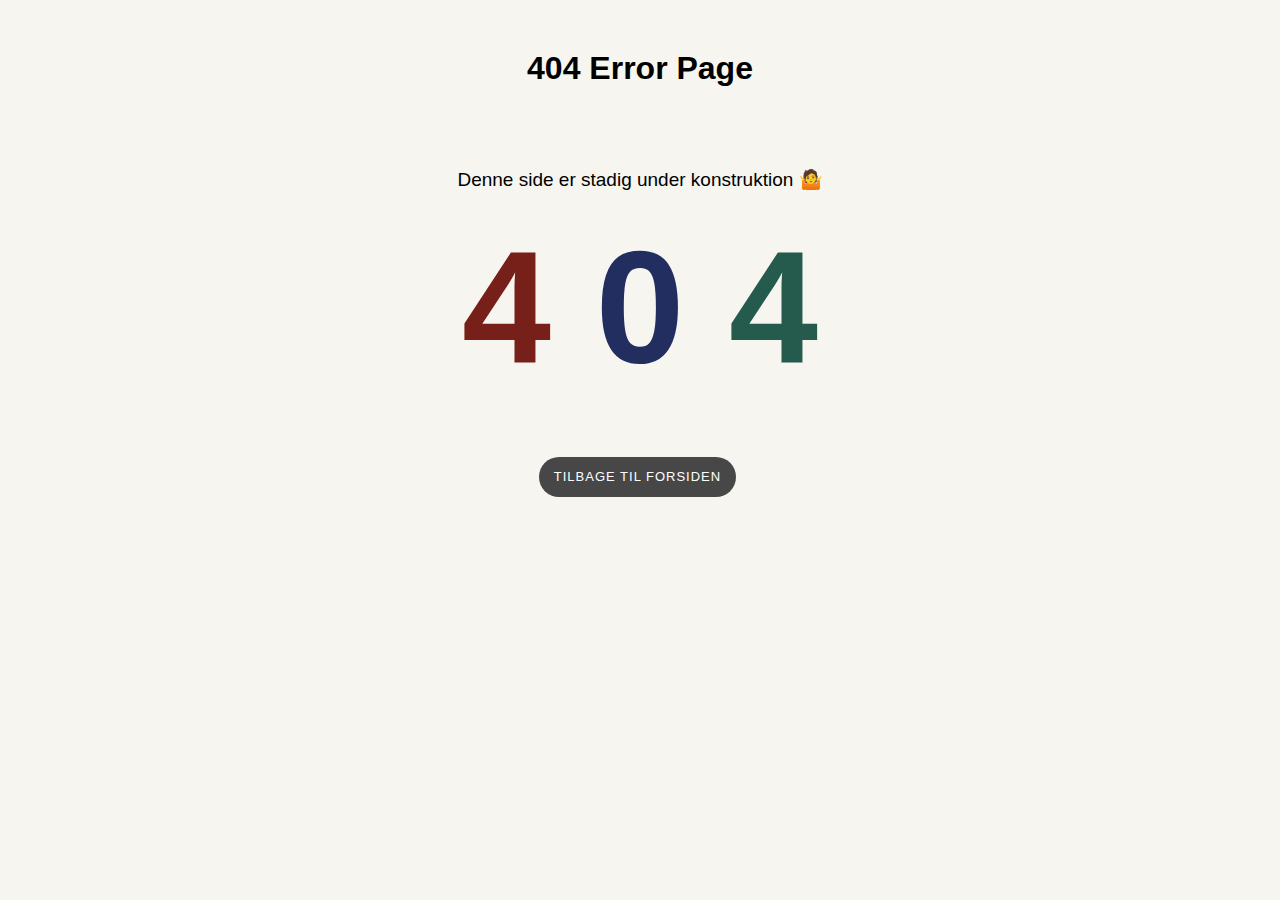
<file: errorpage.html>
<!DOCTYPE html>
<html lang="en">

<head>
    <meta charset="UTF-8">
    <meta name="viewport" content="width=device-width, initial-scale=1.0">
    <title>Errorpage | TrøjborgBryg</title>
    <!-- Content description -->
    <meta name="description" content="Errorpage">
    <!-- Favicon -->
    <link rel="icon" type="image/png" href="img/favicon-white.png">
    <!-- CSS & JS -->
    <link rel="stylesheet" href="css/style.css">
    <link href="https://api.fontshare.com/v2/css?f=satoshi@1,900,700,500,301,701,300,501,401,901,400&display=swap"
        rel="stylesheet">
</head>

<body>

<!-- Errorpage content -->

    <main>
        <h1 id="error_header">404 Error Page</h1>
        <p class="zoom-area">Denne side er stadig under konstruktion &#129335;</p>
        <div class="error-container">
            <span><span>4</span></span>
            <span>0</span>
            <span><span>4</span></span>
        </div>
        <div class="link-container">
            <a href="/index.html" class="more-link">Tilbage til forsiden</a>
        </div>
    </main>
</body>

</html>
</file>
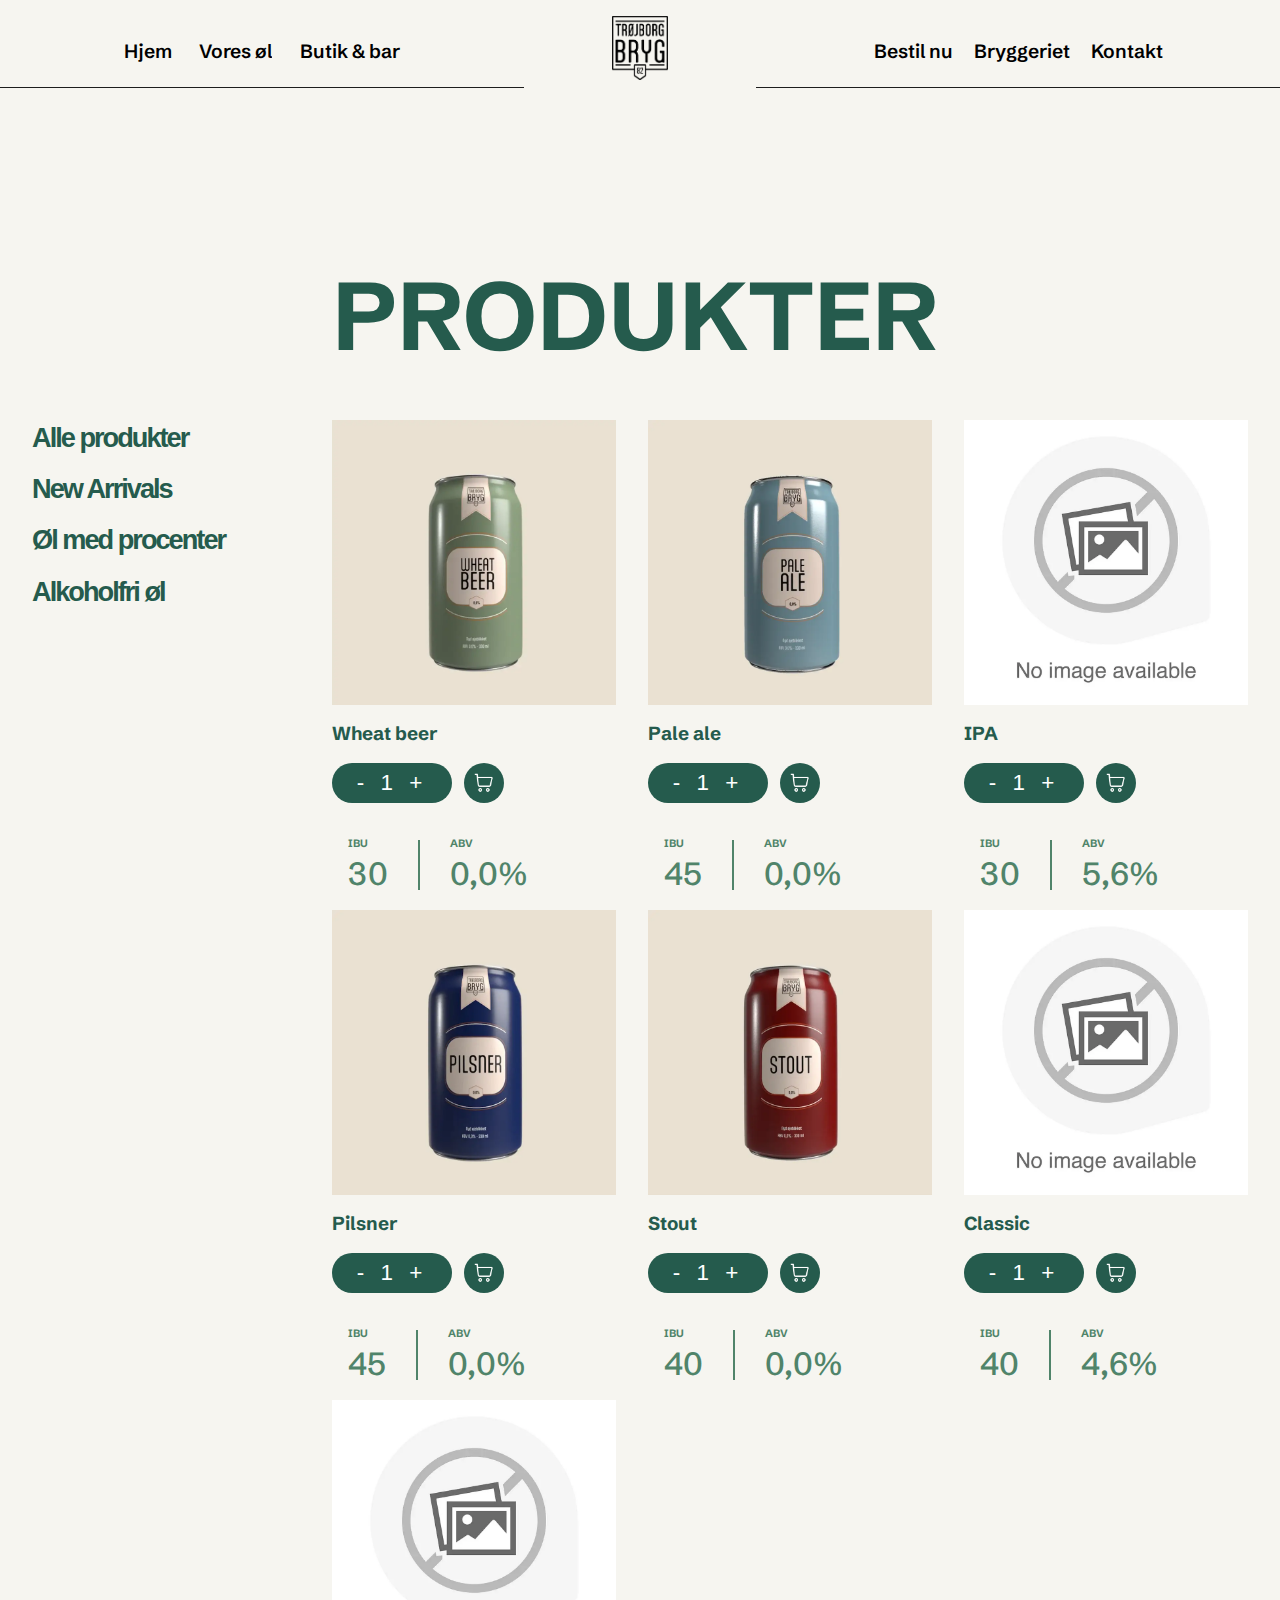
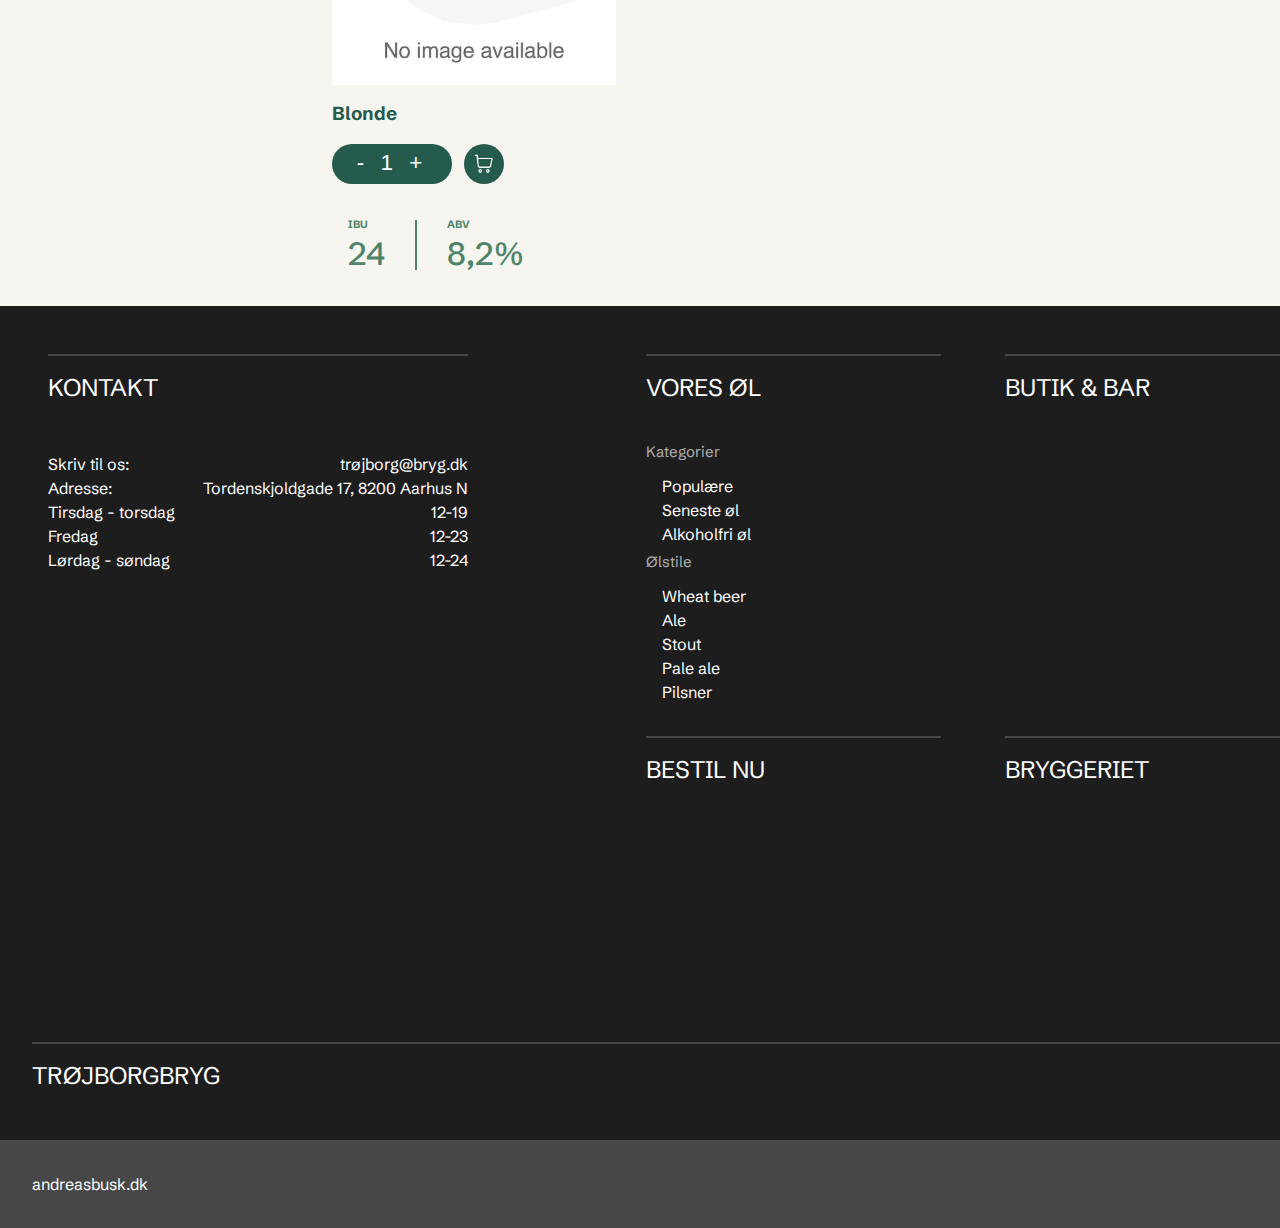
<file: produkter.html>
<!DOCTYPE html>
<html lang="da">

<head>
    <meta charset="UTF-8">
    <meta name="viewport" content="width=device-width, initial-scale=1.0">
    <title>Produktside</title>
    <!-- Content description -->
    <meta name="description" content="TrøjborgBrygs produktside. Her findes en oversigt over alle vores produkter.">
    <!-- SEO keywords -->
    <meta name="keywords"
        content="alkoholfri øl, øl, alternativ til alkoholfri øl, produktserie øl, kalorier alkoholfri øl, alkoholfri mærker, non alcoholic beer">
    <!-- Favicon -->
    <link rel="icon" type="image/png" href="img/favicon-white.png">
    <!-- CSS & JS -->
    <link rel="stylesheet" href="css/style.css">
    <script src="scripts/navbar.js" defer></script>
    <link href="https://api.fontshare.com/v2/css?f=satoshi@1,900,700,500,301,701,300,501,401,901,400&display=swap"
        rel="stylesheet">
    <link
        href="https://fonts.googleapis.com/css2?family=Barlow:ital,wght@1,300&family=Schibsted+Grotesk:ital,wght@0,400;0,500;0,600;0,700;0,800;0,900;1,400;1,500;1,600;1,700;1,800;1,900&display=swap"
        rel="stylesheet">
</head>

<body>
    <!-- Desktop header -->
    <header class="header__container">
        <nav>
            <div class="col1">
                <a href="/index.html">Hjem</a>
                <div class="topnav" id="myTopnav">
                    <div class="dropdown">
                        <a class="dropbtn" href="/produkter.html">Vores øl</a>
                        <i class="fa fa-caret-down"></i>
                        <div class="dropdown-content">
                            <p>Kategorier</p>
                            <a href="/produkter.html">Populære</a>
                            <a href="/produkter.html">Seneste øl</a>
                            <a href="/produkter.html">Alkoholfri øl</a>
                            <p>Ølstile</p>
                            <a href="/produkter.html">Wheat beer</a>
                            <a href="/produkter.html">Ale</a>
                            <a href="/produkter.html">Stout</a>
                            <a href="/produkter.html">Pale ale</a>
                            <a href="/produkter.html">Pilsner</a>
                            <p>Ny produktserie</p>
                            <a href="/alkoholfri.html">Alkoholfri øl</a>
                        </div>
                    </div>
                </div>
                <a href="/bar&butik.html">Butik & bar</a>
            </div>
            <div class="col3">
                <a href="/index.html"><img class="logo2" src="img/logo_black2-copy.png" alt="TBLogo"></a>
            </div>
            <div class="col2">
                <a href="/errorpage.html">Bestil nu</a>
                <a href="/errorpage.html">Bryggeriet</a>
                <a href="/errorpage.html">Kontakt</a>
            </div>
        </nav>
        <!-- Mobile header -->
    </header>
    <div class="mobile-menu">
        <div id="myNav" class="overlay">
            <div class="navtop">
                <img class="inner-logo" src="img/logo_white.png" alt="Logo">
                <a href="#" class="closebtn" onclick="closeNav()">&times;</a>
            </div>
            <div class="overlay-content">
                <a href="/index.html">Hjem</a>
                <a href="#" onclick="openBeer()">Vores øl &rarr; </a>
                <a href="/bar&butik.html">Butik & bar</a>
                <a href="/errorpage.html">Bestil nu</a>
                <a href="/errorpage.html">Bryggeriet</a>
                <a href="/errorpage.html">Kontakt</a>
            </div>
            <hr class="line1">
        </div>
        <div id="beerNav" class="overlay">
            <div class="navtop">
                <img class="inner-logo" src="img/logo_white.png" alt="Logo">
                <a href="#" class="closebtn" onclick="closeBeer()">&larr;</a>
            </div>
            <div class="beer-content">
                <h3>Kategorier</h3>
                <a href="/produkter.html">Populære</a>
                <a href="/produkter.html">Seneste øl</a>
                <a href="/produkter.html">Alkoholfri øl</a>
                <hr class="line2">
                <h3>Ølstil</h3>
                <a href="/produkter.html">Wheat beer</a>
                <a href="/produkter.html">Ale</a>
                <a href="/produkter.html">Stout</a>
                <a href="/produkter.html">Pale ale</a>
                <a href="/produkter.html">Pilsner</a>
                <h3>Ny produktserie</h3>
                <a href="/alkoholfri.html">Alkoholfri øl</a>
                <hr class="line2">
            </div>
        </div>
        <div class="mobile-header">
            <div class="col1"></div>
            <a href="/index.html"><img class="logo" src="img/logo_black2-copy.png" alt="Logo"></a>
            <div class="col2">
                <span class="burgerbutton" onclick="openNav()">&#9776;</span>
            </div>
        </div>
    </div>

    <!-- Main content -->
    <main class="container">
        <section class="product__site">
            <div class="filler"></div>
            <h1 id="product__pagetitle">Produkter</h1>
            <!-- Side bar -->
            <aside class="product__sort">
                <button>Alle produkter</button>
                <button>New Arrivals</button>
                <button>Øl med procenter</button>
                <button>Alkoholfri øl</button>
            </aside>
            <!-- Product section -->
            <div class="product__section">
                <div class="product__wheatbeer">
                    <img src="img/wheatbeer.webp" alt="Wheat beer">
                    <div class="product__header">
                        <h3>Wheat beer</h3>
                        <div class="product__buttons">
                            <button class="button1">- 1 +</button>
                            <button class="button2"><img src="img/shopping-cart.png" alt="shopping cart"></button>
                        </div>
                    </div>
                    <div class="product__info">
                        <div>
                            <div>
                                <h6>IBU</h6>
                                <p>30</p>
                            </div>
                        </div>
                        <div class="vr__line"></div>
                        <div>
                            <h6>ABV</h6>
                            <p>0,0%</p>
                        </div>
                    </div>
                </div>
                <div class="product__paleale">
                    <img src="img/paleale.webp" alt="Pale ale">
                    <div class="product__header">
                        <h3>Pale ale</h3>
                        <div class="product__buttons">
                            <button class="button1">- 1 +</button>
                            <button class="button2"><img src="img/shopping-cart.png" alt="shopping cart"></button>
                        </div>
                    </div>
                    <div class="product__info">
                        <div>
                            <div>
                                <h6>IBU</h6>
                                <p>45</p>
                            </div>
                        </div>
                        <div class="vr__line"></div>
                        <div>
                            <h6>ABV</h6>
                            <p>0,0%</p>
                        </div>
                    </div>
                </div>
                <div class="product__stout">
                    <img src="img/imgmissing.webp" alt="Image missing">
                    <div class="product__header">
                        <h3>IPA</h3>
                        <div class="product__buttons">
                            <button class="button1">- 1 +</button>
                            <button class="button2"><img src="img/shopping-cart.png" alt="shopping cart"></button>
                        </div>
                    </div>
                    <div class="product__info">
                        <div>
                            <div>
                                <h6>IBU</h6>
                                <p>30</p>
                            </div>
                        </div>
                        <div class="vr__line"></div>
                        <div>
                            <h6>ABV</h6>
                            <p>5,6%</p>
                        </div>
                    </div>
                </div>
                <div class="product__pilsner">
                    <img src="img/pilsner.webp" alt="Pilsner">
                    <div class="product__header">
                        <h3>Pilsner</h3>
                        <div class="product__buttons">
                            <button class="button1">- 1 +</button>
                            <button class="button2"><img src="img/shopping-cart.png" alt="shopping cart"></button>
                        </div>
                    </div>
                    <div class="product__info">
                        <div>
                            <div>
                                <h6>IBU</h6>
                                <p>45</p>
                            </div>
                        </div>
                        <div class="vr__line"></div>
                        <div>
                            <h6>ABV</h6>
                            <p>0,0%</p>
                        </div>
                    </div>
                </div>
                <div class="product__stout">
                    <img src="img/stout.webp" alt="Stout">
                    <div class="product__header">
                        <h3>Stout</h3>
                        <div class="product__buttons">
                            <button class="button1">- 1 +</button>
                            <button class="button2"><img src="img/shopping-cart.png" alt="shopping cart"></button>
                        </div>
                    </div>
                    <div class="product__info">
                        <div>
                            <div>
                                <h6>IBU</h6>
                                <p>40</p>
                            </div>
                        </div>
                        <div class="vr__line"></div>
                        <div>
                            <h6>ABV</h6>
                            <p>0,0%</p>
                        </div>
                    </div>
                </div>
                <div class="product__stout">
                    <img src="img/imgmissing.webp" alt="Image missing">
                    <div class="product__header">
                        <h3>Classic</h3>
                        <div class="product__buttons">
                            <button class="button1">- 1 +</button>
                            <button class="button2"><img src="img/shopping-cart.png" alt="shopping cart"></button>
                        </div>
                    </div>
                    <div class="product__info">
                        <div>
                            <div>
                                <h6>IBU</h6>
                                <p>40</p>
                            </div>
                        </div>
                        <div class="vr__line"></div>
                        <div>
                            <h6>ABV</h6>
                            <p>4,6%</p>
                        </div>
                    </div>
                </div>
                <div class="product__stout">
                    <img src="img/imgmissing.webp" alt="Image missing">
                    <div class="product__header">
                        <h3>Blonde</h3>
                        <div class="product__buttons">
                            <button class="button1">- 1 +</button>
                            <button class="button2"><img src="img/shopping-cart.png" alt="shopping cart"></button>
                        </div>
                    </div>
                    <div class="product__info">
                        <div>
                            <div>
                                <h6>IBU</h6>
                                <p>24</p>
                            </div>
                        </div>
                        <div class="vr__line"></div>
                        <div>
                            <h6>ABV</h6>
                            <p>8,2%</p>
                        </div>
                    </div>
                </div>
            </div>
        </section>
    </main>


    <footer>
        <!-- Mobile footer -->
        <div class="footer__primary">
            <div class="footer__logo">
                <h2>Trøjborgbryg</h2>
                <hr>
            </div>
            <h2>Find os</h2>
            <div class="footer__info1">
                <ul class="footer__left">
                    <li>Skriv til os:</li>
                    <li>Adresse:</li>
                </ul>
                <ul class="footer__right">
                    <li>trøjborg@bryg.dk</li>
                    <li>Tordenskjoldgade 17, 8200 Aarhus N</li>
                </ul>
            </div>
            <hr>
            <h2>Åbningstider</h2>
            <div class="footer__info2">
                <ul class="footer__left">
                    <li>Tirsda - torsdag</li>
                    <li>Fredag</li>
                    <li>Lørdag - søndag</li>
                </ul>
                <ul class="footer__right">
                    <li>12 - 19</li>
                    <li>12 - 23</li>
                    <li>12 - 24</li>
                </ul>
            </div>
            <hr>
            <div class="footer__wrapper">
                <!-- Accordian footer -->
                <div class="wrap">
                    <input type="radio" id="tab-5" name="tabs">
                    <label for="tab-5">
                        <span>Vores øl</span>
                        <span class="cross"></span>
                    </label>
                    <div class="content">
                        <h3>Kategorier</h3>
                        <a href="/produkter.html">Populære</a>
                        <a href="/produkter.html">Seneste øl</a>
                        <a href="/produkter.html">Alkoholfri øl</a>
                        <h3>Ølstile</h3>
                        <a href="/produkter.html">Wheat beer</a>
                        <a href="/produkter.html">Ale</a>
                        <a href="/produkter.html">Stout</a>
                        <a href="/produkter.html">Pale ale</a>
                        <a href="/produkter.html">Pilsner</a>
                        <h3>Ny produktserie</h3>
                        <a href="/alkoholfri.html">Alkoholfri øl</a>
                    </div>
                    <a href="/bar&butik.html">Butik & bar</a>
                    <a href="/errorpage.html">Bestil nu</a>
                    <a href="/errorpage.html">Bryggeriet</a>
                    <a href="/errorpage.html">Kontakt</a>
                </div>
            </div>
        </div>
        <div class="footer_secondary">
            <a href="andreasbusk.dk">andreasbusk.dk</a>
        </div>
        <!-- Desktop footer -->
        <div class="footer__desktop">
            <div class="footer__first">
                <div class="contact__info1">
                    <hr class="footer__line">
                    <h2>Kontakt</h2>
                    <div class="footer__flexitems">
                        <p>Skriv til os:</p>
                        <p>trøjborg@bryg.dk</p>
                    </div>
                    <div class="footer__flexitems">
                        <p>Adresse:</p>
                        <p>Tordenskjoldgade 17, 8200 Aarhus N</p>
                    </div>
                    <div class="footer__flexitems">
                        <p>Tirsdag - torsdag</p>
                        <p>12-19</p>
                    </div>
                    <div class="footer__flexitems">
                        <p>Fredag</p>
                        <p>12-23</p>
                    </div>
                    <div class="footer__flexitems">
                        <p>Lørdag - søndag</p>
                        <p>12-24</p>
                    </div>
                </div>
                <div class="footer__links">
                    <div class="footer__link1">
                        <hr class="footer__line">
                        <h2>Vores øl</h2>
                        <h3>Kategorier</h3>
                        <a href="/produkter.html">Populære</a>
                        <a href="/produkter.html">Seneste øl</a>
                        <a href="/produkter.html">Alkoholfri øl</a>
                        <h3>Ølstile</h3>
                        <a href="/produkter.html">Wheat beer</a>
                        <a href="/produkter.html">Ale</a>
                        <a href="/produkter.html">Stout</a>
                        <a href="/produkter.html">Pale ale</a>
                        <a href="/produkter.html">Pilsner</a>
                    </div>
                    <div class="footer__link2">
                        <hr class="footer__line">
                        <a href="/bar&butik.html">Butik & bar</a>
                    </div>
                    <div class="footer__link3">
                        <hr class="footer__line">
                        <a href="/errorpage.html">Bestil nu</a>
                    </div>
                    <div class="footer__link4">
                        <hr class="footer__line">
                        <a href="/errorpage.html">Bryggeriet</a>
                    </div>
                </div>
            </div>
            <div class="footer__logo">
                <hr class="footer__line">
                <a href="/index.html">
                    <h2>Trøjborgbryg</h2>
                </a>
            </div>
        </div>
        <div class="footer_secondary-full"><a href="andreasbusk.dk">andreasbusk.dk</a></div>
    </footer>
</body>

</html>
</file>
<file: css/style.css>
/* -- RESET -- */
*,
::before,
::after {
    box-sizing: border-box;
    margin: 0;
    line-height: calc(1em + 0.5rem);
    /* border: solid red 1px; */
}

img,
picture,
svg,
video {
    display: block;
    max-width: 100%;
}

/* Variables */

:root {
    --clr-background1: #f6f5f0;
    --clr-footer-main1: #1d1d1d;
    --clr-footer-secondary1: #474747;
    --clr-footer-main2: #255b4d;
    --clr-footer-secondary2: #50846a;
    --clr-text-black: black;
    --clr-text-white: white;
}

/* Generel styles */

html {
    scroll-behavior: smooth;
}

body {
    font-family: 'Schibsted Grotesk', sans-serif;
    background-color: var(--clr-background1);
}
.container {
    padding-top: 6.5rem;
    max-width: 100%;
}

.footer__desktop {
    display: none;
}

button {
    max-width: 8rem;
    background: none;
    border-radius: 16px;
    padding: 4px 1rem;
    transition: all 0.4s;
    font-family: 'Satoshi', sans-serif;
    border: solid 1.5px var(--clr-text-black);
}

button:hover {
    cursor: pointer;
}

hr {
    width: 80%;
    margin: auto;
    border-style: dashed;
}

ul {
    list-style: none;
}

a {
    text-decoration: none;
    color: var(--clr-text-white);
}

a:hover {
    color: var(--clr-text-white);
    background-color: rgba(71, 71, 71, 0.4);
    transition: all 0.2s;
}

/* -----------------------------------------------
--------------------Error page--------------------
----------------------------------------------- */

.error-container {
    text-align: center;
    font-size: 10em;
    font-family: 'Schibsted Grotesk', sans-serif;
    font-weight: 800;
    margin: 1rem; 
}

#error_header {
    text-align: center;
    margin: auto;
    padding: 3rem;
}

.error-container>span {
    display: inline-block;
    position: relative;
    color: #222e60;
}

.error-container>span>span {
    display: inline-block;
    position: relative;
}

.error-container>span:nth-of-type(1) {
    perspective: 1000px;
    perspective-origin: 500% 50%;
    color: #772019;
}

.error-container>span:nth-of-type(1)>span {
    transform-origin: 50% 100% 0px;
    transform: rotateX(0);
    animation: easyoutelastic 8s infinite;
}

.error-container>span:nth-of-type(3) {
    perspective: none;
    perspective-origin: 50% 50%;
    color: var(--clr-footer-main2);
}

.error-container>span:nth-of-type(3)>span {
    transform-origin: 100% 100% 0px;
    transform: rotate(0deg);
    animation: rotatedrop 8s infinite;
}

@keyframes easyoutelastic {
    0% {
        transform: rotateX(0);
    }

    9% {
        transform: rotateX(210deg);
    }

    13% {
        transform: rotateX(150deg);
    }

    16% {
        transform: rotateX(200deg);
    }

    18% {
        transform: rotateX(170deg);
    }

    20% {
        transform: rotateX(180deg);
    }

    60% {
        transform: rotateX(180deg);
    }

    80% {
        transform: rotateX(0);
    }

    100% {
        transform: rotateX(0);
    }
}

@keyframes rotatedrop {
    0% {
        transform: rotate(0);
    }

    10% {
        transform: rotate(30deg);
    }

    15% {
        transform: rotate(90deg);
    }

    70% {
        transform: rotate(90deg);
    }

    80% {
        transform: rotate(0);
    }

    100% {
        transform: rotateX(0);
    }
}

.zoom-area {
    max-width: 490px;
    margin: 30px auto 30px;
    font-size: 19px;
    text-align: center;
}

.link-container {
    text-align: center;
}

a.more-link {
    text-transform: uppercase;
    font-size: 13px;
    background-color: var(--clr-footer-secondary1);
    padding: 10px 15px;
    border-radius: 32px;
    color: #fff;
    display: inline-block;
    margin-right: 5px;
    margin-bottom: 5px;
    line-height: 1.5;
    text-decoration: none;
    margin-top: 50px;
    letter-spacing: 1px;
}


/* -----------------------------------------------
---------------Mobile - header--------------------
----------------------------------------------- */

.header__container {
    display: none;
}

.overlay {
    height: 100%;
    z-index: 9999;
    width: 0;
    position: fixed;
    z-index: 9999;
    top: 0;
    left: 0;
    background-color: var(--clr-footer-main1);
    overflow-x: hidden;
    transition: all 0.2s;
}

.overlay-content {
    width: 100%;
    display: flex;
    justify-content: center;
    flex-direction: column;
    text-transform: uppercase;
    margin-top: 2rem;
}

.overlay a {
    padding: 0.5rem 2rem;
    font-weight: 501;
    text-decoration: none;
    font-size: 3rem;
    color: var(--clr-text-white);
    display: block;
    transition: 0.3s;
    letter-spacing: -3px;
    transform: scaleY(1.1);
}

.overlay a:hover,
.overlay a:focus {
    color: var(--clr-footer-secondary1);
}

.inner-logo {
    width: 90px;
    padding: 1rem;
    margin-left: 1rem;
}

.overlay .closebtn {
    font-size: 60px;
}

.navtop {
    display: flex;
    justify-content: space-between;
}

.line1 {
    border: solid 0.75px var(--clr-footer-secondary1);
    margin: 2rem;
}

.line2 {
    border: solid 0.75px var(--clr-footer-secondary1);
    margin: 2rem;
}

.beer-content a {
    font-size: 2rem;
    letter-spacing: -1px;
    text-transform: uppercase;
}

.beer-content h3 {
    color: var(--clr-background1);
    font-size: 1rem;
    padding: 2rem 2rem 0 2rem;
    font-weight: 300;
}

.mobile-header {
    position: fixed;
    top: 0;
    width: 100%;
    background-color: var(--clr-background1);
    margin-bottom: 1rem;
    display: flex;
    justify-content: space-between;
    z-index: 9988;
}

.burgerbutton {
    font-size: 40px;
    padding-right: 1rem;
    display: flex;
    justify-content: flex-end;
}

.logo {
    width: 75px;
    margin: 1rem 0 0 0;
    transition: all 0.4s;
}

/* -----------------------------------------------
--------------Desktop - Header--------------------
----------------------------------------------- */

.col1 {
    border-bottom: solid 1px var(--clr-footer-main1);
    width: 50%;
    margin-right: 1.5rem;
}

.col2 {
    border-bottom: solid 1px var(--clr-footer-main1);
    width: 50%;
    margin-left: 1.5rem;
}

/* -----------------------------------------------
---------------------Main content-----------------
----------------------------------------------- */


.page__title h1 {
    text-align: center;
    font-weight: 500;
    font-size: 2rem;
    padding: 3rem 0;
}

.page__title h3 {
    text-align: center;
    font-weight: 300;
    padding: 1rem 0;
}

.hero__section {
    display: flex;
    flex-direction: column;
    justify-content: flex-start;
    align-items: center;
    padding: 2rem 0;

    margin: 2rem 0;
    height: 400px;
    background-image: url(../img/daasefront.webp);
    background-position: center 100%;
    background-size: cover;
}

.hero__section a {
    padding: 0.4rem 1rem;
}

.hero__section p {
    padding: 1rem;
}

.a-button {
    border: 1px solid var(--clr-text-black);
    border-radius: 34px;
    color: var(--clr-text-black);
    padding: 0.3rem 1rem;
    font-size: 1rem;
    max-width: 135px;
}

.hero__section h2 {
    text-align: center;
    padding: 1rem;
}

/* -----------------------------------------------
---------Product presentation - frontpage--------- 
----------------------------------------------- */


.product__pres {
    padding: 2rem 1rem;
    display: flex;
    flex-direction: column;
}

.beerguy {
    display: none;
}

.citrus {
    display: none;
}

.paleale__showcase {
    margin-bottom: 3rem;
    background-color: #f1eeeb;
    background-image: url(../img/frontdaase.webp);
    height: 400px;
    background-position: center center;
    background-size: cover;
}

.paleale__text {
    display: flex;
    flex-direction: column;
    gap: 20px;
    padding-bottom: 7rem;
}

.pilsner__showcase {
    margin-bottom: 3rem;
    background-color: #f1eeeb;
    background-image: url(../img/frontdaase2.webp);
    height: 400px;
    background-position: center center;
    background-size: cover;
}

.product__text {
    display: flex;
    flex-direction: column;
    gap: 20px;
    padding-bottom: 3rem;
}


.forside__teaser {
    padding: 2rem 1rem;
}

.forside__teaser p {
    padding: 2rem 0 1rem 0;
}

.beerbar {
    display: flex;
    flex-direction: column;
    justify-content: center;
    text-align: left;
    gap: 1rem;
    height: 300px;
    color: var(--clr-text-white);

    background-position: center center;
    background-image: url(../img/oelbar.webp);
    background-size: cover;
    box-shadow: 0 3000px rgba(0, 0, 0, 0.5) inset;

    padding: 0 8% 0 15%;
}

#bar__button {
    border: solid 1.5px var(--clr-text-white);
    color: var(--clr-text-white);
    text-align: center;
}












/* -----------------------------------------------
---------------------Produktside------------------
----------------------------------------------- */

#product__pagetitle {
    color: var(--clr-footer-main2);
    text-transform: uppercase;
    font-size: 3rem;
    padding: 1rem 1rem 1rem 2rem;
}

.product__sort {
    display: flex;
    justify-content: flex-start;
    gap: 1rem;
    padding: 1rem 1rem 1rem 2rem;
}

.product__sort button:hover {
    color: var(--clr-footer-secondary2);
    overflow: hidden;
    border-bottom: solid 2px var(--clr-footer-secondary2);
}

.product__sort button {
    outline: none;
    border: none;
    border-radius: 0;
    padding: 0;
    color: var(--clr-footer-main2);
    font-weight: 500;
    transition: all 0.1s;
}

.product__section {
    padding: 1rem;
}

.product__section h3 {
    padding-top: 1rem;
}

.product__wheatbeer,
.product__paleale,
.product__pilsner,
.product__stout {
    display: flex;
    flex-direction: column;
    padding: 0 1rem;
}

.product__info {
    display: flex;
    flex-direction: row;
    align-items: center;
    gap: 30px;
    color: var(--clr-footer-secondary2);
    padding: 1rem;
}

.product__header {
    color: var(--clr-footer-main2);
}

.product__buttons {
    display: flex;
    gap: 12px;
    padding: 1rem 0;
}

.button1 {
    background-color: var(--clr-footer-main2);
    color: var(--clr-text-white);
    border-radius: 24px;
    border: none;
    padding: 0 0.5rem;
    width: 120px;
    height: 40px;
    letter-spacing: 5px;
    font-size: 1rem;
}

.button2 {
    background-color: var(--clr-footer-main2);
    color: var(--clr-text-white);
    border: none;
    border-radius: 32px;
    height: 40px;
    width: 40px;
    padding: 0;
    display: flex;
    justify-content: center;
    align-items: center;
    overflow: hidden;
}

.product__info p {
    font-size: 2rem;
    font-weight: 500;
}

.vr__line {
    border-left: solid 2px var(--clr-footer-secondary2);
    height: 50px;
}

/* -------------------------
---------Bar & Butik-------- 
------------------------- */

.bar__hero {
    display: flex;
    flex-direction: column;
    justify-content: center;
    height: 500px;
    text-transform: uppercase;
    color: var(--clr-text-white);

    background-image: url(../img/oelbar.webp);
    background-size: cover;
    background-position: center center;
    box-shadow: 0 3000px rgba(0, 0, 0, 0.4) inset;
}

.bar__header {
    display: flex;
    flex-direction: column;
    align-items: center;
    justify-content: center;
    font-size: 1.4em;
    padding: 11rem 0;
}

.bar__header h1 {
    font-weight: 400;
}

.bar__address {
    display: flex;
    flex-direction: column;
    padding: 1rem;
    font-weight: 300;
    font-size: 0.6rem;
}

.bar__teaser {
    display: flex;
    flex-direction: column;
    justify-content: center;
    align-items: center;
    text-align: center;
    padding: 3rem 1rem;
}

.bar__teaser h1 {
    font-size: 2em;
}

.bar__teaser p {
    padding-top: 1rem;
    margin: auto;
    max-width: 390px;
}

.bar__img-left {
    display: flex;
    flex-direction: column;
    padding: 2rem 0;
    gap: 2rem;
}

.bar__img-right {
    display: flex;
    flex-direction: column;
}

.beer__header {
    display: flex;
    justify-content: center;
    padding: 2rem 0;
    text-transform: uppercase;
    max-width: 100%;
    margin: auto;
    background-color: #e8e0d3;
}

.beer__header h1 {
    font-size: 2rem;
    padding-top: 4rem;
}

.slider {
    background-color: #e8e0d3;
    padding: 0 4rem 4rem 4rem;
}

/* Slideshow container */
.slideshow-container {
    max-width: 800px;
    position: relative;
    margin: auto;
}

/* Next & previous buttons */
.prev,
.next {
    cursor: pointer;
    position: absolute;
    top: 50%;
    width: auto;
    padding: 16px;
    margin-top: -22px;
    color: var(--clr-footer-main1);
    font-weight: bold;
    font-size: 1.5rem;
    transition: 0.6s ease;
    user-select: none;
    border: none;
}

/* Position the "next button" to the right */
.next {
    right: 0;
}

/* The dots/bullets/indicators */
.dot {
    cursor: pointer;
    height: 15px;
    width: 15px;
    margin: 0 2px;
    background-color: var(--clr-footer-secondary1);
    border-radius: 50%;
    display: inline-block;
    transition: background-color 0.6s ease;
}

.active,
.dot:hover {
    background-color: var(--clr-footer-main1);
}

/* Fading animation */
.fade {
    animation-name: fade;
    animation-duration: 1.5s;
}

@keyframes fade {
    from {
        opacity: .4
    }

    to {
        opacity: 1
    }
}



/* -------------------------
---------Alkoholfri øl------ 
------------------------- */


.alkoholfri {
    display: flex;
    flex-direction: column;
    padding: 1rem;
    margin: auto;
    max-width: 750px;
}

.alkoholfri h2,
.alkoholfri h1 {
    color: var(--clr-footer-main2);
    margin: auto;
    text-align: center;
    padding: 0.6rem;
}

.alkoholfri h3 {
    color: var(--clr-footer-main2);
    margin: auto;
    text-align: center;
}

.alkoholfri p {
    color: var(--clr-footer-main2);
    padding: 0.6rem;
}

.alkoholfri a {
    margin: auto;
    color: var(--clr-footer-main1);
    border: solid 1px var(--clr-footer-main1);
    border-radius: 32px;
    padding: 0.3rem 1.2rem;
}

.slider-header {
    background-color: var(--clr-footer-main2);
    color: var(--clr-background1);
}

.slider-header h1 {
    padding: 1rem;
    text-transform: uppercase;
}

.slider-header p {
    padding: 1rem;
}

.beer-slider {
    background-color: var(--clr-footer-main2);
}

/* Slideshow container */
.slider-container {
    position: relative;
    margin: auto;
}

.mybeers {
    display: flex;
    flex-direction: column;
    margin: auto;
    gap: 5%;
}

.beer-image {
    display: flex;
}

.mybeers img {
    max-height: 600px;
    display: flex;
}

.beer-info {
    display: flex;
    flex-direction: column;
    justify-content: center;
    align-items: center;
    text-align: center;
    max-width: 500px;
    margin: auto;
}

.beer-header {
    color: var(--clr-background1);
    padding: 1rem;
    display: flex;
    flex-direction: column;
    font-weight: 200;
    gap: 10px;
}

.beer-header p {
    font-weight: 100;
}

.beer-header h1 {
    font-weight: 700;
    text-transform: uppercase;
}

.beer-prodinfo {
    display: flex;
    flex-direction: row;
    align-items: center;
    gap: 30px;
    color: var(--clr-text-white);
    padding: 1rem;
}

.beer-prodinfo h6 {
    font-size: 1rem;
    font-weight: 400;
}

.beer-prodinfo p {
    font-size: 2.5rem;
    font-weight: 400;
}

.product__link {
    padding: 1rem 1rem 2rem 1rem;
}

.product__link a {
    border: 1px solid var(--clr-background1);
    background-color: var(--clr-background1);
    color: var(--clr-footer-main1);
    border-radius: 32px;
    padding: 0.4rem 2rem;
}

.beer-line {
    border-left: 1.3px solid var(--clr-background1);
    height: 50px;
}


/* Next & previous buttons */
.prev1,
.next1 {
    cursor: pointer;
    position: absolute;
    border: none;
    top: 40%;
    width: auto;
    padding: 16px;
    margin-top: -22px;
    color: var(--clr-background1);
    font-weight: 700;
    font-size: 1.5rem;
    transition: 0.6s ease;
    user-select: none;
}

/* Position the "next button" to the right */
.next1 {
    right: 0;
}


/* -------------------------
----------Footer-------- */

.footer__primary {
    background-color: var(--clr-footer-main1);
    color: var(--clr-text-white);
    padding: 1rem;
}

.footer__primary li,
h2 {
    font-weight: 400;
}

.footer_secondary {
    background-color: var(--clr-footer-secondary1);
    color: var(--clr-text-white);
    padding: 1rem;
}

.footer__logo {
    padding: 1rem 0;
}

.footer__info1 {
    display: flex;
    justify-content: space-between;
    padding: 1rem 0;
}

.footer__left {
    padding: 0;
}

.footer__right {
    padding: 0;
    text-align: right;
}

.footer__info2 {
    display: flex;
    justify-content: space-between;
}

.footer__primary hr {
    border: solid 1px var(--clr-footer-secondary1);
    width: 100%;
    margin: 1rem 0;
}

.footer__wrapper {
    display: flex;
    flex-direction: column;
    max-width: 600px;
    width: 100%;
    margin: auto;
    padding: 1rem 2rem;
    background-color: var(--clr-footer);
}

.wrap {
    display: flex;
    flex-direction: column;
}

input {
    display: none;
}

label {
    display: flex;
    justify-content: space-between;
    align-items: center;
    text-align: center;
    width: 100%;
    cursor: pointer;
    border: none;
    user-select: none;
}

label div:first-child {
    width: 100%;
    font-size: 1.2em;
}

.cross {
    margin-bottom: 15px;
}

.cross:before,
.cross:after {
    content: '';
    border-top: 2px solid var(--clr-text-white);
    width: 15px;
    display: block;
    margin-top: 18px;
    transition: 0.3s;
}

.cross:after {
    transform: rotate(90deg);
    margin-top: -2px;
}

.content {
    font-size: 1rem;
    margin: 5px 5px;
    max-height: 0;
    overflow: hidden;
    transition: max-height, .5s;
}

.content a {
    display: flex;
    margin: 15px 0 15px 25px;
}

.content h3 {
    font-weight: 300;
}

.wrap a {
    margin-bottom: 15px;
}

input:checked~.content {
    max-height: 400px;
    transition: max-height, 1s;
}

input:checked~label .cross:before {
    transform: rotate(180deg);
}

input:checked~label .cross:after {
    transform: rotate(0deg);
}

.footer_secondary-full {
    display: none;
}

/* -----------------------------------------------
------------------Media queries-------------------  
----------------------------------------------- */

@media screen and (min-width: 768px) {
    
    /* -----------------------------------------------
---------------------Header----------------------- 
----------------------------------------------- */
    
    .mobile-menu {
        display: none;
    }

    .header__container {
        display: flex;
        position: fixed;
        top: 0;
        width: 100%;
        background-color: var(--clr-background1);
        margin-bottom: 1rem;
        z-index: 9999;
    }

    nav {
        display: flex;
        justify-content: center;
        width: 100%;
        margin: 1rem 0 0 0;
    }

    .logo2 {
        width: 30%;
        margin: auto;
        transition: all 0.4s;
        padding-bottom: 0.5rem;
    }

    .header__container a {
        color: var(--clr-text-black);
        font-weight: 600;
    }

    .col1,
    .col2 {
        display: flex;
        flex-direction: row;
        align-items: center;
        justify-content: space-evenly;
    }

    .topnav {
        overflow: hidden;
    }

    .header__icons {
        display: flex;
        align-items: center;
        text-align: center;
        justify-content: flex-end;
    }

    .topnav a {
        float: left;
        display: block;
        color: #f2f2f2;
        text-align: center;
        text-decoration: none;
        font-size: 1rem;
    }

    .active {
        color: var(--clr-footer-main1);
    }

    .topnav .icon {
        display: none;
    }

    .dropdown {
        float: left;
        overflow: hidden;
    }

    .dropdown .dropbtn {
        font-size: 1rem;
        font-weight: 600;
        border: none;
        outline: none;
        color: var(--clr-text-black);
        background-color: inherit;
        font-family: inherit;
        margin: auto;
    }

    .dropdown-content {
        display: none;
        position: absolute;
        background-color: var(--clr-background1);
        min-width: 160px;
        box-shadow: 0px 8px 16px 0px rgba(0, 0, 0, 0.2);
        z-index: 1;
        margin-top: 1.5rem;
    }

    .dropdown-content a {
        float: none;
        color: var(--clr-white);
        padding: 12px 16px;
        text-decoration: none;
        display: block;
        text-align: left;
        font-weight: 300;
    }

    .dropdown-content p {
        padding: 5px;
        font-weight: 600;
    }

    .topnav a:hover,
    .dropdown:hover .dropbtn {
        background-color: rgba(244, 240, 230, 0);
        color: var(--clr-text-black);
    }

    .dropdown-content a:hover {
        color: rgba(0, 0, 0, 0.4);
    }

    .dropdown:hover .dropdown-content {
        display: block;
    }



/* -----------------------------------------------
---------------------Main content-----------------
----------------------------------------------- */



/* Front page */

    .page__title h1 {
        font-size: 3rem;
        padding-top: 3rem;
    }

    .page__title h3 {
        padding: 1rem 0;
        font-size: 2rem;
    }

    .hero__section {
        height: 600px;
    }

    .hero__section h2 {
        padding: 6rem 0 2rem 0;
    }

    .product__pres {
        display: grid;
        grid-template-columns: 1fr 1fr;
        margin: 2rem 0;
        padding: 3rem 2rem;
    }

    .product__pres :nth-child(2) {
        order: 1;
    }

    .product__pres :nth-child(3) {
        order: 2;
    }

    .product__pres :nth-child(4) {
        order: 3;
    }

    .product__pres :nth-child(6) {
        order: 4;
    }

    .paleale__showcase {
        margin: 0;
    }

    .paleale__text {
        padding: 2.5rem 2rem;
    }

    .pilsner__showcase {
        margin: 0;
    }

    .product__text {
        padding: 2.5rem 2rem;
        overflow: visible;
    }

    .forside__teaser {
        padding: 2rem 4rem;
    }

    .beerbar {
        height: 600px;
    }


    /* Product page */

    .product__section {
        display: grid;
        grid-template-columns: 1fr 1fr;
        justify-items: end;
    }

    #product__pagetitle {
        padding-top: 10rem;
        padding-left: 2rem;
        font-size: 4rem;
    }

    .product__sort {
        padding-left: 2rem;
    }

    .product__sort button {
        font-size: 1rem;
    }


    /* -------------------------
---------Bar & Butik-------- 
------------------------- */

    .bar__hero {
        height: 710px;
    }

    .bar__header {
        font-size: 2rem;
        padding: 17rem 0;
    }

    .bar__teaser h1 {
        font-size: 2.5rem;
    }

    .bar__teaser p {
        font-size: 1.5rem;
        max-width: 420px;
    }

    .bar__img-selection {
        padding: 1rem;
    }

    .bar__img-left {
        width: 500px;
    }

    .bar__img-right {
        margin-left: auto;
        width: 500px;
    }

    /* -------------------------
---------Alkoholfri øl------ 
------------------------- */

    .alkoholfri {
        padding: 3rem;
    }

    .alkoholfri h1 {
        font-size: 2rem;
    }

    .slider-header {
        padding: 2rem;
    }

    .beer-info {
        display: flex;
        flex-direction: column;
        justify-content: center;
        text-align: center;
    }

    .beer-image {
        margin: auto;
    }

    .beer-header p {
        padding: 0 8rem;
    }

    /* Footer */

    .footer__wrapper {
        padding: 0 6rem;
    }

}

@media screen and (min-width:1024px) {
    
    /* Front page */
    
    .page__title h1 {
        font-size: 4rem;
        padding-top: 6rem;
    }

    .hero__section {
        padding: 8rem 0;
        height: 800px;
    }

    .hero__section h2 {
        font-size: 2.3rem;
        padding: 2rem;
    }

    .product__pres {
        display: grid;
        grid-template-columns: 1fr 1fr 1fr;
        margin: 4rem 0;
        padding: 4rem 2rem;
    }

    .product__pres :nth-child(1) {
        order: 1;
    }

    .product__pres :nth-child(2) {
        order: 2;
    }

    .product__pres :nth-child(3) {
        order: 3;
    }

    .product__pres :nth-child(4) {
        order: 4;
    }

    .product__pres :nth-child(5) {
        order: 5;
    }

    .product__pres :nth-child(6) {
        order: 6;
    }

    .citrus {
        display: flex;
        background-image: url(../img/citrus.webp);
        background-position: center 15%;
        background-size: cover;
        height: 450px;
    }

    .beerguy {
        display: flex;
        background-image: url(../img/beer.webp);
        background-position: center center;
        background-size: cover;
        height: 450px;
    }

    .paleale__showcase {
        height: 450px;
    }

    .pilsner__showcase {
        height: 450px;
    }

    .product__text {
        background-color: #f1eeeb;
    }

    .forside__teaser {
        font-size: 1.2rem;
        margin: auto;
        padding: 2rem 5rem;
    }

    .forside__teaser h1 {
        font-size: 4rem;
        padding: 2rem 0;
    }

    .beerbar {
        height: 800px;
        font-size: 1.5rem;
    }

    /* Product page */

    .product__section {
        margin-left: auto;
        grid-area: product;
    }

    .product__site {
        display: grid;
        grid-template-columns: 300px 1fr;
        grid-template-rows: 300px 1fr;
        grid-template-areas:
            "filler title"
            "sort product";
        align-items: start;
    }

    .filler {
        grid-area: filler;
    }

    #product__pagetitle {
        grid-area: title;
        padding: 10rem 0 1rem 2rem;
        font-size: 6rem;
    }

    .product__sort {
        grid-area: sort;
        display: flex;
        flex-direction: column;
        align-items: flex-start;
    }

    .product__sort button {
        font-size: 1.7rem;
        letter-spacing: -2px;
        max-width: 100%;
        font-weight: 600;
    }

    .button1 {
        font-size: 1.4rem;
    }

    .button2 img {
        width: 50%;
    }

    /* -------------------------
---------Bar & Butik-------- 
------------------------- */

    .bar__hero {
        height: 740px;
    }

    .bar__header {
        font-size: 3rem;
        padding: 17rem 0;
    }

    .bar__address {
        font-size: 1rem;
    }

    .bar__img-selection {
        max-width: 800px;
        margin: auto;
    }

    .beer__header h1 {
        font-size: 4rem;
    }

/* -------------------------
---------Alkoholfri øl------ 
------------------------- */
.alkoholfri {
    padding: 5rem 3rem;
}

.alkoholfri h1 {
    font-size: 2.5rem;
}

.alkoholfri h2 {
    font-size: 1.5rem;
}

.alkoholfri h3 {
    font-size: 1rem;
}

.alkoholfri p {
    padding-bottom: 1rem;
}

.slider-header {
    padding: 2rem;
}

.slider-header h1 {
    padding: 2rem 3rem;
    font-size: 3.5rem;
}

.slider-header p {
    padding: 0 3rem;
    font-size: 1.2rem;
}

    .beer-slider {
        height: 600px;
        align-items: center;
        display: flex;
    }

    .mybeers {
    display: flex;
    flex-direction: row;
    margin: auto;
    }

    .beer-header {
        align-items: flex-start;
    }
    
    .beer-header p {
    padding: 0;
    text-align: left;
    }

    .beer-header h1 {
        font-size: 4rem;
        padding-bottom: 1rem;
    }
    
    .beer-info {
    display: flex;
    flex-direction: column;
    align-items: flex-start;
    }

    .beer-line2 {
        border-right: 1.3px solid var(--clr-background1);
        height: 100%;
    }

    /* Footer */

    .footer__primary, 
    .footer_secondary
    {
        display: none;
    }

    .footer__desktop {
        background-color: var(--clr-footer-main1);
        color: var(--clr-text-white);
        padding: 2rem;
        margin: auto;   
        display: flex;
        flex-direction: column;
    }

    .footer__first {
        display: flex;
        flex-direction: row;
        flex-wrap: nowrap;
        gap: 10%;
        margin: auto;
    }

    .footer__links {
        display: grid;
        grid-template-columns: 1fr 1fr;
        width: 450px;
        font-weight: 300;
    }

    .footer__link1 {
        padding: 1rem 2rem;
        display: flex;
        flex-direction: column;
        font-size: 0.8rem;
        font-weight: 300;
    }

    .footer__link1 a {
        padding-left: 1rem;
    }

    .footer__link1 h2 {
        padding-bottom: 2rem;
        font-size: 1rem;
        font-weight: 300;
        text-transform: uppercase;
    }

    .footer__link1 h3 {
        font-weight: 300;
        color: rgba(245, 245, 245, 0.667);
        padding: 5px 0 10px 0;
    }

    .footer__link2,
    .footer__link3,
    .footer__link4 {
        padding: 1rem 2rem;
        text-transform: uppercase;
        font-weight: 300;
    }

    .contact__info1 {
        display: flex;
        flex-direction: column;
        justify-content: flex-start;
        padding: 1rem;
        width: 500px;
    }

    .contact__info1 h2 {
        padding-bottom: 3rem;
        text-transform: uppercase;
        font-weight: 300;

    }

    .footer__line {
        border: 1px solid var(--clr-footer-secondary1);
        width: 100%;
        margin: 0 0 1rem 0;
    }

    .footer__logo {
        text-transform: uppercase;
        font-weight: 300;
    }

    .footer__flexitems {
        display: flex;
        flex-direction: row;
        justify-content: space-between;
        font-size: 0.8rem;
        font-weight: 200;
    }

    .footer_secondary-full {
        background-color: var(--clr-footer-secondary1);
        color: var(--clr-text-white);
        padding: 2rem;
        display: flex;
    }
}

@media screen and (min-width:1280px) {

    /* Header */
    
    .col1,
    .col2 {
        padding: 0 6rem;
    }

    .dropdown .dropbtn {
        font-size: 1.2rem;
    }

    .header__container a {
        font-size: 1.2rem;
    }

    /* Front page */

    .page__title {
        padding-bottom: 10rem;
    }

    .page__title h1 {
        padding-top: 7rem;
        font-size: 6rem;
    }

    .page__title hr {
        width: 60%;
    }

    .hero__section {
        height: 1000px;
    }

    .hero__section h2 {
        padding: 8rem 0 2rem 0;
    }

    .product__content {
        font-size: 1.5rem;
        padding: 0 20rem 0 5rem;
    }

    .product__pres {
        padding: 2rem 8rem;
    }

    .forside__teaser {
        font-size: 1.5rem;
        margin: auto;
        padding: 10rem 25rem;
    }

    .alkoholfri {
        padding: 7rem 3rem;
    }
    
    .alkoholfri h1 {
        font-size: 3rem;
    }

    .slider-header h1 {
        padding: 3rem 4rem;
        font-size: 3.5rem;
    }
    
    .slider-header p {
        padding: 0 4rem;
    }
    
    .beerbar {
        height: 960px;
        font-size: 1.7rem;
    }

    .product__section {
        display: grid;
        grid-template-columns: 1fr 1fr 1fr;
        justify-items: end;
    }

    .paleale__text {
        font-size: 1.3rem;
    }

    .product__text {
        font-size: 1.3rem;
    }


    /* -------------------------
---------Bar & Butik-------- 
------------------------- */

    .bar__hero {
        height: 830px;
    }

    .bar__header {
        font-size: 4rem;
        padding: 17rem 0;
    }

    .bar__address {
        padding-left: 6rem;
    }

    .bar__teaser h1 {
        font-size: 4rem;
    }

    .bar__teaser p {
        max-width: 700px;
        font-size: 1.5rem;
        padding-top: 3rem;
    }

    .bar__img-selection {
        max-width: 1200px;
    }

    .bar__img-left {
        width: 600px;
    }

    .bar__img-right {
        width: 600px;
    }

    /* Alkoholfri øl */


    .beer-slider {
        height: 800px;
        align-items: center;
        display: flex;
    }

    /* Footer */

    .footer__first {
        display: flex;
        margin: auto;
        justify-content: space-between;
    }

    .footer__desktop p,
    .footer__desktop a {
        font-size: 1rem;
    }

    .footer__links {
        width: 800px;
    }

    .footer__link1 h2,
    .footer__link2 a,
    .footer__link3 a,
    .footer__link4 a {
        font-size: 1.5rem;
    }

    .footer__logo {
        margin: auto;
        width: 1300px;
        padding-top: 15rem;
    }
}
</file>
